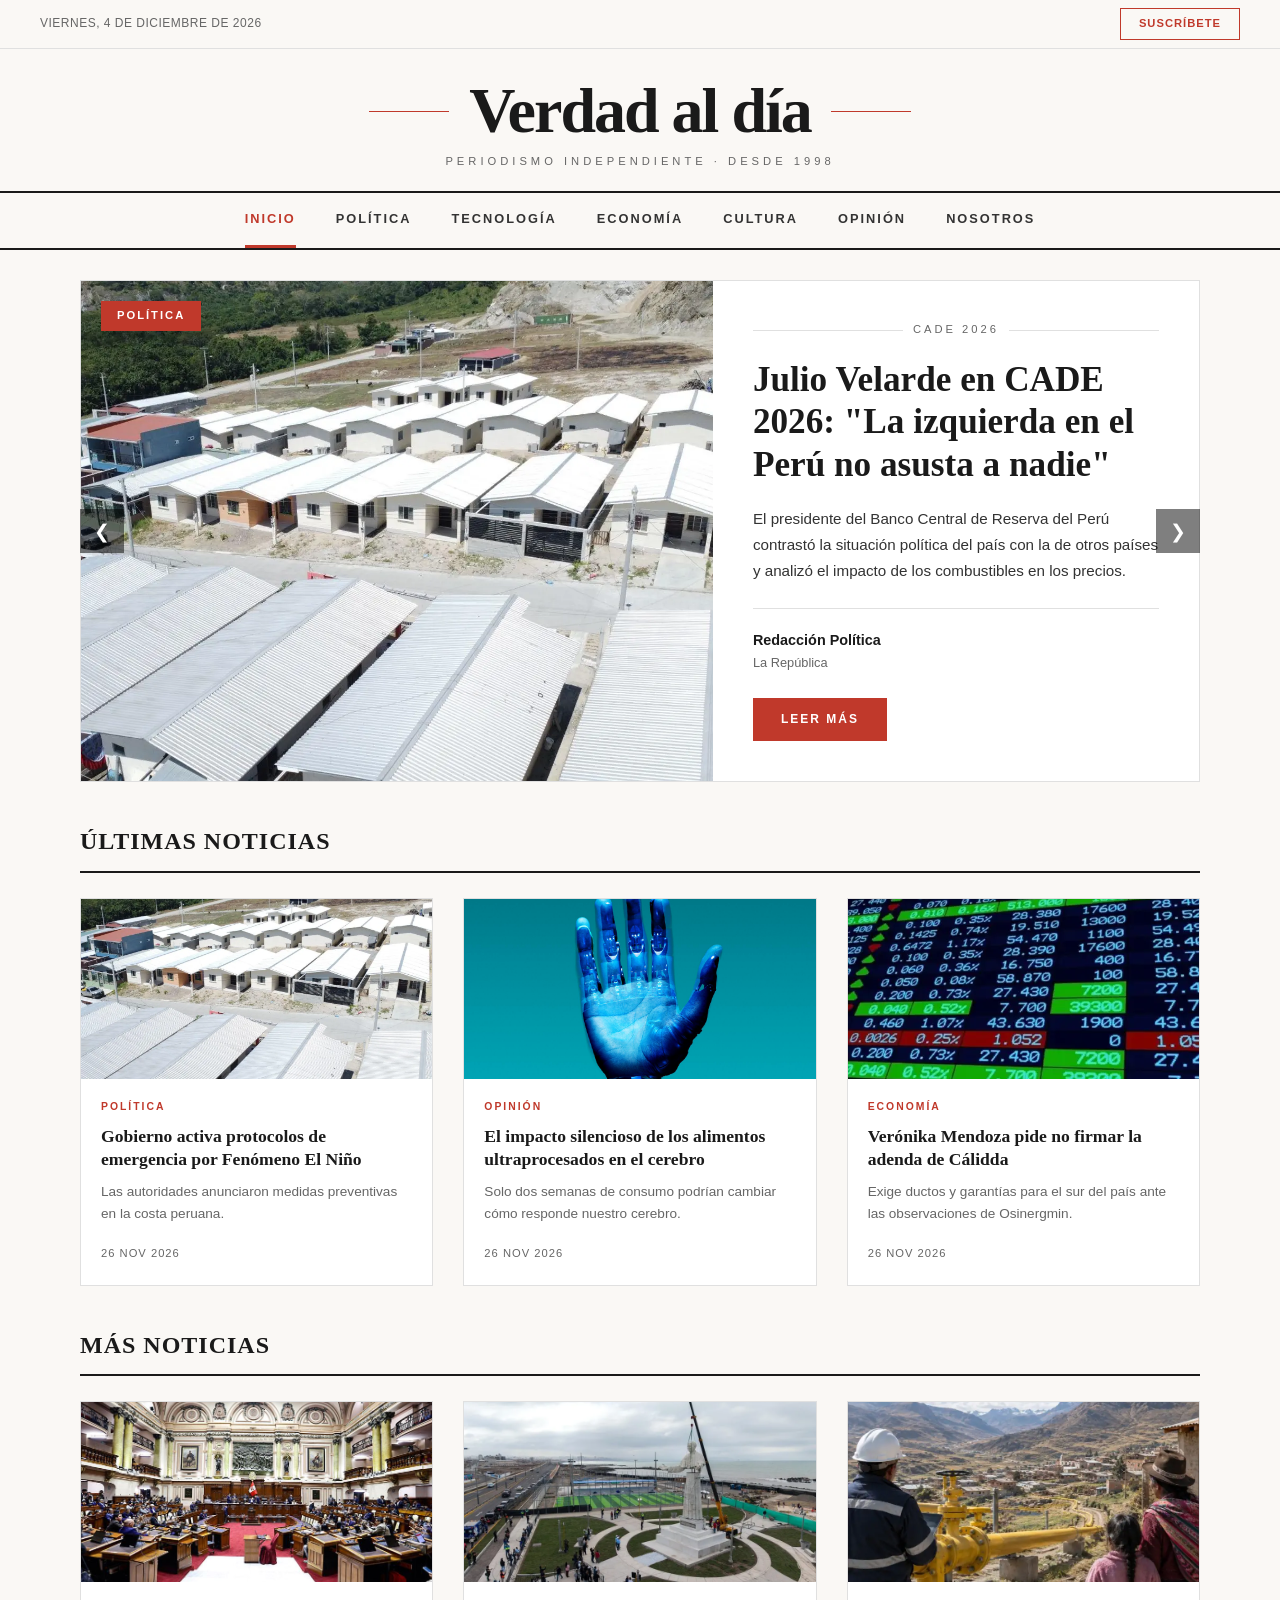
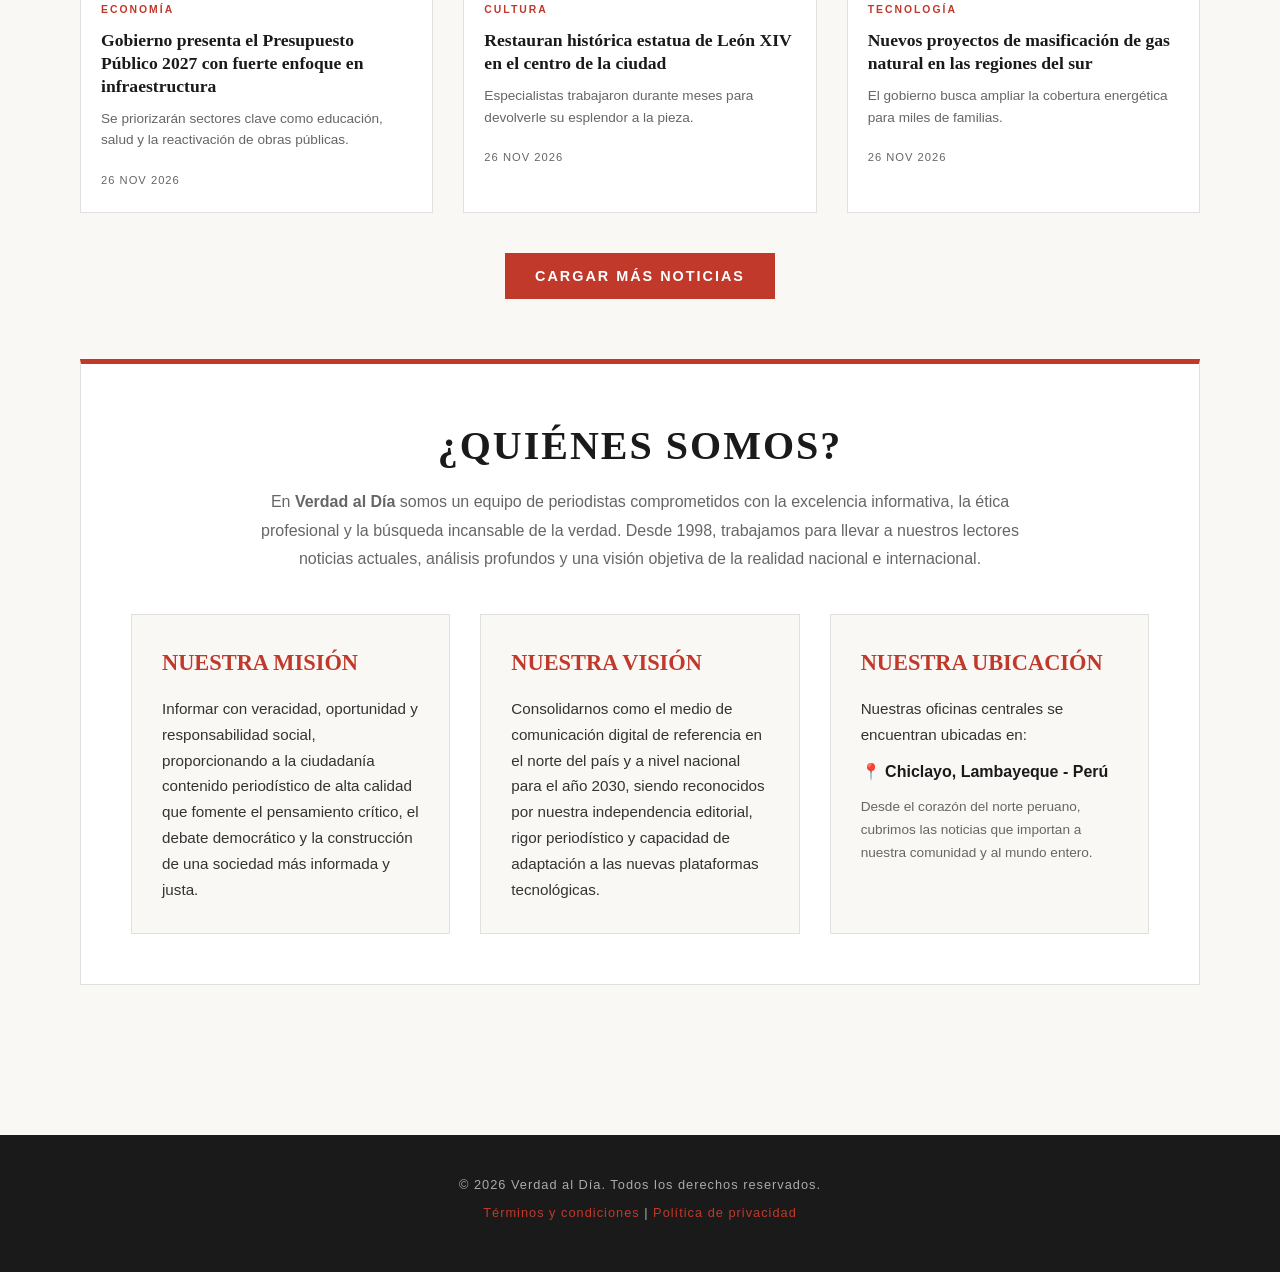
<file: index.html>
<!DOCTYPE html>
<html lang="es">
<head>
    <meta charset="UTF-8">
    <meta name="viewport" content="width=device-width, initial-scale=1.0">
    <title>Inicio - Verdad al Día</title>
    <link rel="stylesheet" href="css/styles.css">
    <link rel="stylesheet" href="css/index.css">
</head>
<body>
    <!-- TOP BAR -->
    <div class="top-bar">
        <span class="fecha" id="fecha-hoy">Cargando fecha...</span>
        <a href="#" class="btn-suscribete">Suscríbete</a>
    </div>
    <!-- HEADER -->
    <header class="header">
        <a href="index.html" class="logo">Verdad al día</a>
        <p class="slogan">Periodismo independiente · Desde 1998</p>
    </header>
    <!-- NAVEGACIÓN -->
    <nav class="nav-principal">
        <ul>
            <li><a href="index.html" class="activo">Inicio</a></li>
            <li><a href="politica.html">Política</a></li>
            <li><a href="tecnologia.html">Tecnología</a></li>
            <li><a href="economia.html">Economía</a></li>
            <li><a href="cultura.html">Cultura</a></li>
            <li><a href="opinion.html">Opinión</a></li>
            <li><a href="nosotros.html">Nosotros</a></li>
        </ul>
    </nav>
    <!-- CONTENIDO PRINCIPAL -->
    <div class="container">
        
        <!-- CARRUSEL DE NOTICIAS (HERO) -->
        <div class="carousel-wrapper">
            <button class="carousel-btn btn-prev hero-prev">&#10094;</button>
            <button class="carousel-btn btn-next hero-next">&#10095;</button>
            <!-- Slide 1 -->
            <section class="hero activo">
                <div class="hero-imagen" style="background-image: url('images/noticia-politica.jpg');">
                    <span class="badge-exclusiva">Política</span>
                </div>
                <div class="hero-contenido">
                    <div class="etiqueta-seccion">CADE 2026</div>
                    <h2 class="hero-titulo">Julio Velarde en CADE 2026: "La izquierda en el Perú no asusta a nadie"</h2>
                    <p class="hero-resumen">El presidente del Banco Central de Reserva del Perú contrastó la situación política del país con la de otros países y analizó el impacto de los combustibles en los precios.</p>
                    <div class="hero-autor">
                        <div class="nombre">Redacción Política</div>
                        <div class="cargo">La República</div>
                    </div>
                    <a href="politica.html" class="btn-leer-mas">Leer más</a>
                </div>
            </section>
            <!-- Slide 2 -->
            <section class="hero">
                <div class="hero-imagen" style="background-image: url('images/keiko-cade-2026.jpg');">
                    <span class="badge-exclusiva">Política</span>
                </div>
                <div class="hero-contenido">
                    <div class="etiqueta-seccion">Actualidad</div>
                    <h2 class="hero-titulo">Keiko Fujimori sorprende en CADE 2026 con propuestas para la reactivación económica</h2>
                    <p class="hero-resumen">La lideresa política presentó un plan enfocado en la inversión privada y la generación de empleo formal, generando diversas reacciones en el sector empresarial.</p>
                    <div class="hero-autor">
                        <div class="nombre">Sección Política</div>
                        <div class="cargo">La República</div>
                    </div>
                    <a href="politica.html" class="btn-leer-mas">Leer más</a>
                </div>
            </section>
            <!-- Slide 3 -->
            <section class="hero">
                <div class="hero-imagen" style="background-image: url('images/nvidia-huang-regresa.jpg');">
                    <span class="badge-exclusiva">Tecnología</span>
                </div>
                <div class="hero-contenido">
                    <div class="etiqueta-seccion">Innovación</div>
                    <h2 class="hero-titulo">Nvidia y su regreso triunfal: El nuevo chip que revolucionará la IA</h2>
                    <p class="hero-resumen">La compañía tecnológica presentó su arquitectura más avanzada, prometiendo un salto cuántico en el procesamiento de inteligencia artificial para la próxima década.</p>
                    <div class="hero-autor">
                        <div class="nombre">Sección Tecnología</div>
                        <div class="cargo">La República</div>
                    </div>
                    <a href="tecnologia.html" class="btn-leer-mas">Leer más</a>
                </div>
            </section>
            <!-- Slide 4 -->
            <section class="hero">
                <div class="hero-imagen" style="background-image: url('images/papa-leon-xiv-llegada.jpg');">
                    <span class="badge-exclusiva">Mundo</span>
                </div>
                <div class="hero-contenido">
                    <div class="etiqueta-seccion">Religión</div>
                    <h2 class="hero-titulo">El Papa León XIV llega al Perú en una visita pastoral histórica</h2>
                    <p class="hero-resumen">Miles de fieles recibieron al sumo pontífice en su llegada, quien trae un mensaje de esperanza y unidad para toda la región latinoamericana.</p>
                    <div class="hero-autor">
                        <div class="nombre">Sección Mundo</div>
                        <div class="cargo">La República</div>
                    </div>
                    <a href="cultura.html" class="btn-leer-mas">Leer más</a>
                </div>
            </section>
        </div>
        <!-- PRIMERA SECCIÓN DE NOTICIAS -->
        <h2 class="seccion-titulo">Últimas Noticias</h2>
        
        <div class="grid-noticias">
            <a href="politica.html" class="card-noticia">
                <div class="card-imagen" style="background-image: url('images/noticia-politica.jpg');"></div>
                <div class="card-contenido">
                    <div class="card-categoria">Política</div>
                    <h3 class="card-titulo">Gobierno activa protocolos de emergencia por Fenómeno El Niño</h3>
                    <p class="card-resumen">Las autoridades anunciaron medidas preventivas en la costa peruana.</p>
                    <span class="card-fecha">26 Nov 2026</span>
                </div>
            </a>
            <a href="opinion.html" class="card-noticia">
                <div class="card-imagen" style="background-image: url('images/noticia-opinion.jpg');"></div>
                <div class="card-contenido">
                    <div class="card-categoria">Opinión</div>
                    <h3 class="card-titulo">El impacto silencioso de los alimentos ultraprocesados en el cerebro</h3>
                    <p class="card-resumen">Solo dos semanas de consumo podrían cambiar cómo responde nuestro cerebro.</p>
                    <span class="card-fecha">26 Nov 2026</span>
                </div>
            </a>
            <a href="economia.html" class="card-noticia">
                <div class="card-imagen" style="background-image: url('images/noticia-economia.jpg');"></div>
                <div class="card-contenido">
                    <div class="card-categoria">Economía</div>
                    <h3 class="card-titulo">Verónika Mendoza pide no firmar la adenda de Cálidda</h3>
                    <p class="card-resumen">Exige ductos y garantías para el sur del país ante las observaciones de Osinergmin.</p>
                    <span class="card-fecha">26 Nov 2026</span>
                </div>
            </a>
        </div>
        <!-- SEGUNDA SECCIÓN DE NOTICIAS -->
        <h2 class="seccion-titulo" style="margin-top: 10px;">Más Noticias</h2>
        
        <div class="grid-noticias">
            <a href="economia.html" class="card-noticia">
                <div class="card-imagen" style="background-image: url('images/presupuesto-2027.jpg');"></div>
                <div class="card-contenido">
                    <div class="card-categoria">Economía</div>
                    <h3 class="card-titulo">Gobierno presenta el Presupuesto Público 2027 con fuerte enfoque en infraestructura</h3>
                    <p class="card-resumen">Se priorizarán sectores clave como educación, salud y la reactivación de obras públicas.</p>
                    <span class="card-fecha">26 Nov 2026</span>
                </div>
            </a>
            <a href="cultura.html" class="card-noticia">
                <div class="card-imagen" style="background-image: url('images/estatua-leon-xiv.jpg');"></div>
                <div class="card-contenido">
                    <div class="card-categoria">Cultura</div>
                    <h3 class="card-titulo">Restauran histórica estatua de León XIV en el centro de la ciudad</h3>
                    <p class="card-resumen">Especialistas trabajaron durante meses para devolverle su esplendor a la pieza.</p>
                    <span class="card-fecha">26 Nov 2026</span>
                </div>
            </a>
            <a href="tecnologia.html" class="card-noticia">
                <div class="card-imagen" style="background-image: url('images/gas-natural-regiones.jpg');"></div>
                <div class="card-contenido">
                    <div class="card-categoria">Tecnología</div>
                    <h3 class="card-titulo">Nuevos proyectos de masificación de gas natural en las regiones del sur</h3>
                    <p class="card-resumen">El gobierno busca ampliar la cobertura energética para miles de familias.</p>
                    <span class="card-fecha">26 Nov 2026</span>
                </div>
            </a>
        </div>
        <!-- CONTENEDOR OCULTO CON 6 NOTICIAS MÁS -->
        <div id="noticias-ocultas" style="display: none; margin-top: 30px;">
            <div class="grid-noticias">
                <a href="economia.html" class="card-noticia">
                    <div class="card-imagen" style="background-image: url('images/mineros-reinfo.jpg');"></div>
                    <div class="card-contenido">
                        <div class="card-categoria">Economía</div>
                        <h3 class="card-titulo">Elmer Cuba anuncia nueva ley de inversión pública: “Se nos fue la mano” con las obras paralizadas</h3>
                        <p class="card-resumen">El ministro de Economía cuestionó la falta de controles sobre los proyectos ejecutados.</p>
                        <span class="card-fecha">26 Nov 2026</span>
                    </div>
                </a>
                <a href="tecnologia.html" class="card-noticia">
                    <div class="card-imagen" style="background-image: url('images/nvidia-huang-renuncia.jpg');"></div>
                    <div class="card-contenido">
                        <div class="card-categoria">Tecnología</div>
                        <h3 class="card-titulo">Nvidia enfrenta la renuncia de un alto ejecutivo clave para su expansión</h3>
                        <p class="card-resumen">La noticia sacude a los mercados tecnológicos a nivel global.</p>
                        <span class="card-fecha">26 Nov 2026</span>
                    </div>
                </a>
                <a href="politica.html" class="card-noticia">
                    <div class="card-imagen" style="background-image: url('images/noticia-politica.jpg');"></div>
                    <div class="card-contenido">
                        <div class="card-categoria">Política</div>
                        <h3 class="card-titulo">Presidente de la CCL cuestiona vacaciones y CTS: “Somos el único país en el mundo”</h3>
                        <p class="card-resumen">Raúl Barrios planteó un esquema de menores beneficios para jóvenes.</p>
                        <span class="card-fecha">26 Nov 2026</span>
                    </div>
                </a>
                <a href="cultura.html" class="card-noticia">
                    <div class="card-imagen" style="background-image: url('images/noticia-cultura.jpg');"></div>
                    <div class="card-contenido">
                        <div class="card-categoria">Ciencia</div>
                        <h3 class="card-titulo">Una huella de selenio revela cómo la Tierra recicla antiguas placas tectónicas</h3>
                        <p class="card-resumen">Los científicos encontraron que la corteza reciclada juega un papel crucial en el fondo oceánico.</p>
                        <span class="card-fecha">26 Nov 2026</span>
                    </div>
                </a>
                <a href="opinion.html" class="card-noticia">
                    <div class="card-imagen" style="background-image: url('images/noticia-opinion.jpg');"></div>
                    <div class="card-contenido">
                        <div class="card-categoria">Espectáculos</div>
                        <h3 class="card-titulo">Milett Figueroa rompe en llanto al revelar si se sintió usada por Marcelo Tinelli</h3>
                        <p class="card-resumen">La actriz no pudo evitar las lágrimas en un podcast al hablar sobre su relación.</p>
                        <span class="card-fecha">26 Nov 2026</span>
                    </div>
                </a>
                <a href="tecnologia.html" class="card-noticia">
                    <div class="card-imagen" style="background-image: url('images/noticia-tecnologia.jpg');"></div>
                    <div class="card-contenido">
                        <div class="card-categoria">Ciencia</div>
                        <h3 class="card-titulo">Hallan una estrella que gira 261 veces por segundo y revela una nueva forma de explorar el universo</h3>
                        <p class="card-resumen">Este hallazgo promete agilizar la detección de sistemas binarios en rayos gamma.</p>
                        <span class="card-fecha">26 Nov 2026</span>
                    </div>
                </a>
            </div>
        </div>
        <!-- BOTÓN PARA CARGAR / VER MENOS NOTICIAS -->
        <div style="text-align: center; margin-top: 30px; margin-bottom: 50px;">
            <button id="btnCargarMas" style="background-color: var(--rojo); color: white; border: none; padding: 15px 30px; font-size: 0.9rem; font-weight: bold; text-transform: uppercase; letter-spacing: 2px; cursor: pointer; transition: background-color 0.3s;">
                Cargar más noticias
            </button>
        </div>
        <!-- SECCIÓN QUIÉNES SOMOS -->
        <section class="quienes-somos-section">
            <h2>¿Quiénes Somos?</h2>
            <p class="descripcion">
                En <strong>Verdad al Día</strong> somos un equipo de periodistas comprometidos con la excelencia informativa, la ética profesional y la búsqueda incansable de la verdad. Desde 1998, trabajamos para llevar a nuestros lectores noticias actuales, análisis profundos y una visión objetiva de la realidad nacional e internacional.
            </p>
            <div class="qs-grid">
                <div class="qs-card">
                    <h3>Nuestra Misión</h3>
                    <p>Informar con veracidad, oportunidad y responsabilidad social, proporcionando a la ciudadanía contenido periodístico de alta calidad que fomente el pensamiento crítico, el debate democrático y la construcción de una sociedad más informada y justa.</p>
                </div>
                <div class="qs-card">
                    <h3>Nuestra Visión</h3>
                    <p>Consolidarnos como el medio de comunicación digital de referencia en el norte del país y a nivel nacional para el año 2030, siendo reconocidos por nuestra independencia editorial, rigor periodístico y capacidad de adaptación a las nuevas plataformas tecnológicas.</p>
                </div>
                <div class="qs-card">
                    <h3>Nuestra Ubicación</h3>
                    <p>Nuestras oficinas centrales se encuentran ubicadas en:</p>
                    <p><strong>📍 Chiclayo, Lambayeque - Perú</strong></p>
                    <p style="font-size: 0.85rem; margin-top: 10px; color: var(--gris-medio);">Desde el corazón del norte peruano, cubrimos las noticias que importan a nuestra comunidad y al mundo entero.</p>
                </div>
            </div>
        </section>
    </div>
    <!-- MODAL DE SUSCRIPCIÓN -->
    <div id="modalSuscripcion" class="modal">
        <div class="modal-contenido">
            <span class="cerrar-modal" id="cerrarModal">&times;</span>
            <h2>Suscríbete a Verdad al Día</h2>
            <p>Recibe las noticias más importantes directamente en tu correo.</p>
            <form id="formSuscripcion">
                <input type="text" id="nombreSusc" placeholder="Tu nombre completo" required>
                <input type="email" id="correoSusc" placeholder="Tu correo electrónico" required>
                <button type="submit">Suscribirme ahora</button>
            </form>
        </div>
    </div>
    <!-- FOOTER -->
    <footer class="footer">
        <p>&copy; 2026 Verdad al Día. Todos los derechos reservados.</p>
        <p><a href="#">Términos y condiciones</a> | <a href="#">Política de privacidad</a></p>
        
        <button id="btnCerrarSesion" style="display: none; margin-top: 15px; background-color: var(--gris-oscuro); color: white; border: none; padding: 6px 15px; font-size: 0.7rem; cursor: pointer; letter-spacing: 1px; text-transform: uppercase;">
            Cerrar Sesión
        </button>
    </footer>
    <script src="js/script.js"></script>
    <script>
        // Lógica para Cerrar Sesión y Carrusel (unificado)
        document.addEventListener("DOMContentLoaded", function() {
            const btnCerrar = document.getElementById('btnCerrarSesion');
            const userLogueado = localStorage.getItem('usuario_logueado');
            if (userLogueado && btnCerrar) {
                btnCerrar.style.display = 'inline-block';
                btnCerrar.addEventListener('click', function() {
                    localStorage.removeItem('usuario_logueado');
                    alert('Has cerrado sesión correctamente.');
                    window.location.reload();
                });
            }
            // Botón Cargar Más / Ver Menos
            const btnCargarMas = document.getElementById('btnCargarMas');
            const noticiasOcultas = document.getElementById('noticias-ocultas');
            let noticiasVisibles = false;
            if (btnCargarMas && noticiasOcultas) {
                btnCargarMas.addEventListener('click', function() {
                    if (!noticiasVisibles) {
                        noticiasOcultas.style.display = 'block';
                        btnCargarMas.textContent = 'Ver menos noticias';
                        noticiasVisibles = true;
                    } else {
                        noticiasOcultas.style.display = 'none';
                        btnCargarMas.textContent = 'Cargar más noticias';
                        noticiasVisibles = false;
                        document.getElementById('noticias-ocultas').scrollIntoView({ behavior: 'smooth' });
                    }
                });
            }
        });
    </script>
</body>
</html>
</file>
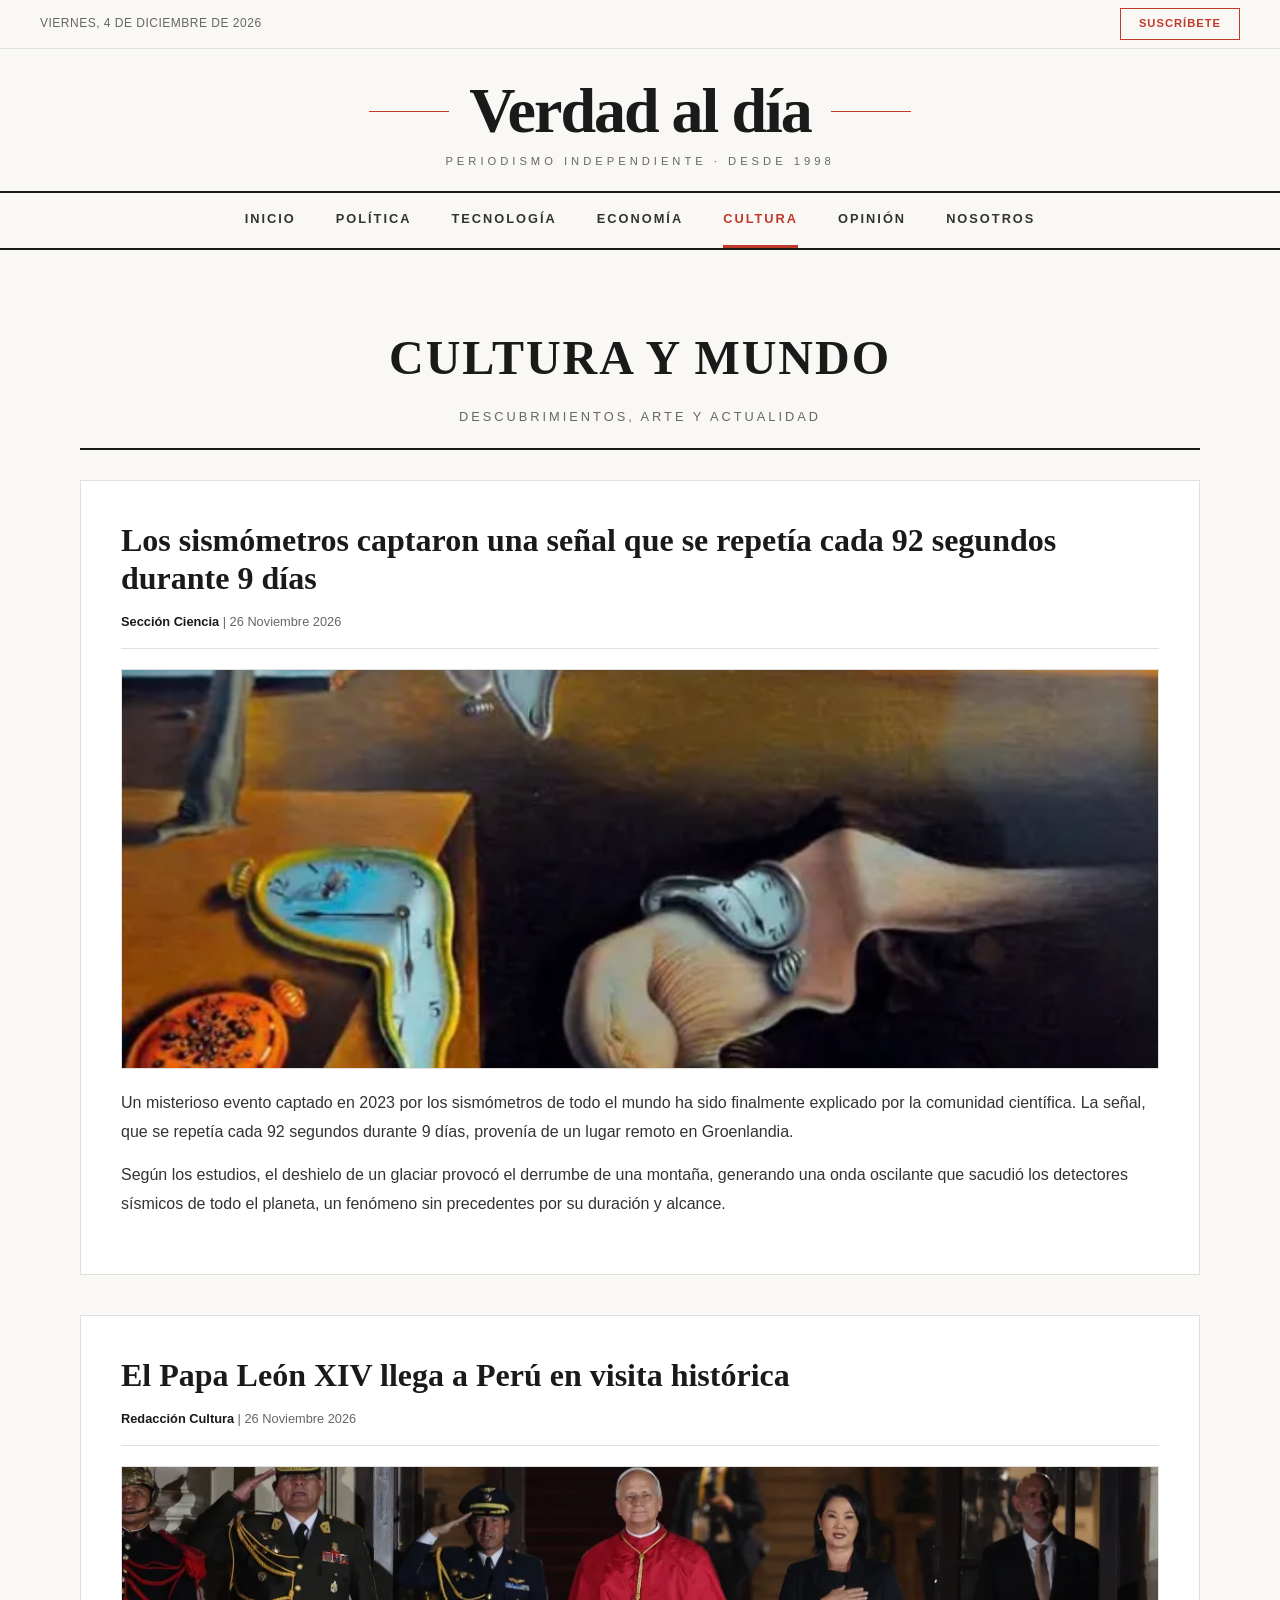
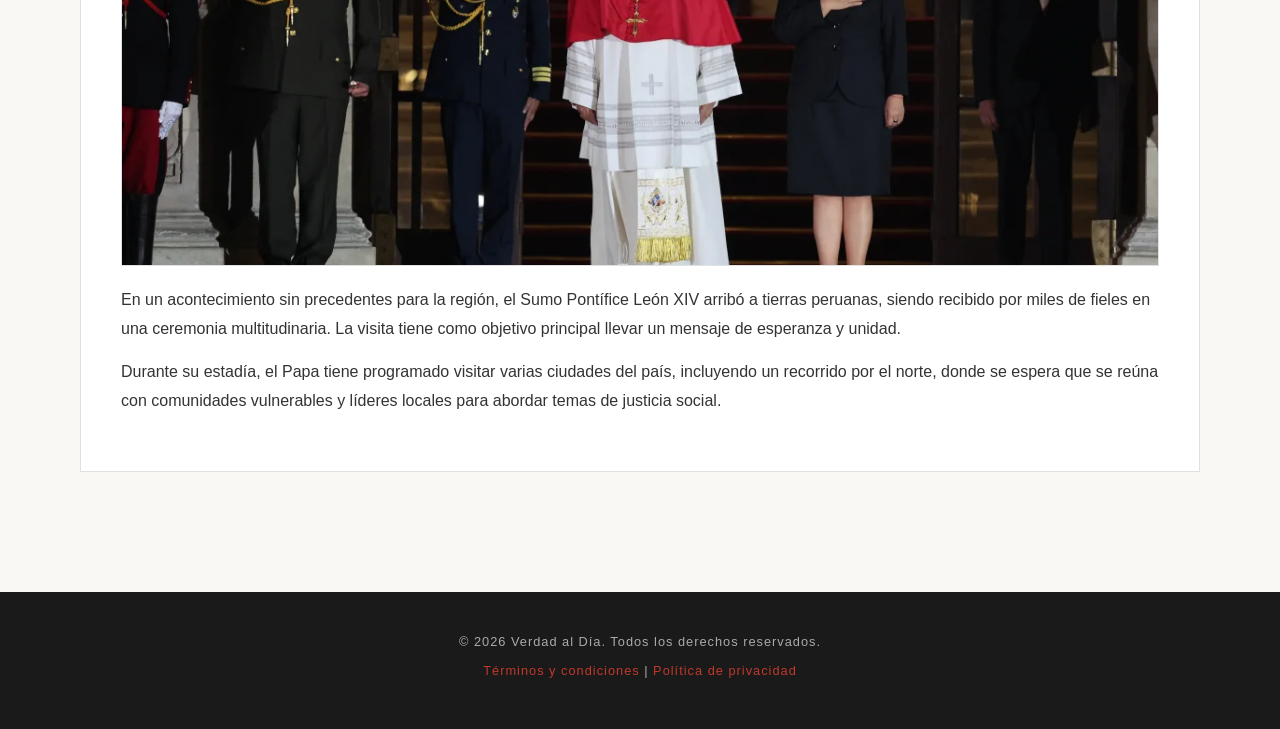
<file: cultura.html>
<!DOCTYPE html>
<html lang="es">
<head>
    <meta charset="UTF-8">
    <meta name="viewport" content="width=device-width, initial-scale=1.0">
    <title>Cultura - Verdad al Día</title>
    <link rel="stylesheet" href="css/styles.css">
</head>
<body>

    <div class="top-bar">
        <span class="fecha" id="fecha-hoy">Cargando fecha...</span>
        <a href="#" class="btn-suscribete">Suscríbete</a>
    </div>

    <header class="header">
        <a href="index.html" class="logo">Verdad al día</a>
        <p class="slogan">Periodismo independiente · Desde 1998</p>
    </header>

    <nav class="nav-principal">
        <ul>
            <li><a href="index.html">Inicio</a></li>
            <li><a href="politica.html">Política</a></li>
            <li><a href="tecnologia.html">Tecnología</a></li>
            <li><a href="economia.html">Economía</a></li>
            <li><a href="cultura.html" class="activo">Cultura</a></li>
            <li><a href="opinion.html">Opinión</a></li>
            <li><a href="nosotros.html">Nosotros</a></li>
        </ul>
    </nav>

    <div class="container">
        <div class="page-header">
            <h1>Cultura y Mundo</h1>
            <p>Descubrimientos, arte y actualidad</p>
        </div>

        <!-- Noticia 1 -->
        <article class="articulo">
            <h2>Los sismómetros captaron una señal que se repetía cada 92 segundos durante 9 días</h2>
            <div class="meta">
                <strong>Sección Ciencia</strong> | 26 Noviembre 2026
            </div>
            <img src="images/noticia-cultura.jpg" alt="Glaciar Groenlandia" style="width: 100%; max-height: 400px; object-fit: cover; margin-bottom: 20px; border: 1px solid var(--borde);">
            
            <p>Un misterioso evento captado en 2023 por los sismómetros de todo el mundo ha sido finalmente explicado por la comunidad científica. La señal, que se repetía cada 92 segundos durante 9 días, provenía de un lugar remoto en Groenlandia.</p>
            <p>Según los estudios, el deshielo de un glaciar provocó el derrumbe de una montaña, generando una onda oscilante que sacudió los detectores sísmicos de todo el planeta, un fenómeno sin precedentes por su duración y alcance.</p>
        </article>

        <!-- Noticia 2 (Nueva) -->
        <article class="articulo">
            <h2>El Papa León XIV llega a Perú en visita histórica</h2>
            <div class="meta">
                <strong>Redacción Cultura</strong> | 26 Noviembre 2026
            </div>
            <img src="images/papa-leon-xiv-llegada.jpg" alt="Papa León XIV" style="width: 100%; max-height: 400px; object-fit: cover; margin-bottom: 20px; border: 1px solid var(--borde);">
            
            <p>En un acontecimiento sin precedentes para la región, el Sumo Pontífice León XIV arribó a tierras peruanas, siendo recibido por miles de fieles en una ceremonia multitudinaria. La visita tiene como objetivo principal llevar un mensaje de esperanza y unidad.</p>
            <p>Durante su estadía, el Papa tiene programado visitar varias ciudades del país, incluyendo un recorrido por el norte, donde se espera que se reúna con comunidades vulnerables y líderes locales para abordar temas de justicia social.</p>
        </article>
    </div>

    <div id="modalSuscripcion" class="modal">
        <div class="modal-contenido">
            <span class="cerrar-modal" id="cerrarModal">&times;</span>
            <h2>Suscríbete a Verdad al Día</h2>
            <p>Recibe las noticias más importantes directamente en tu correo.</p>
            <form id="formSuscripcion">
                <input type="text" id="nombreSusc" placeholder="Tu nombre completo" required>
                <input type="email" id="correoSusc" placeholder="Tu correo electrónico" required>
                <button type="submit">Suscribirme ahora</button>
            </form>
        </div>
    </div>

    <footer class="footer">
        <p>&copy; 2026 Verdad al Día. Todos los derechos reservados.</p>
        <p><a href="#">Términos y condiciones</a> | <a href="#">Política de privacidad</a></p>
    </footer>

    <script src="js/script.js"></script>
</body>
</html>
</file>
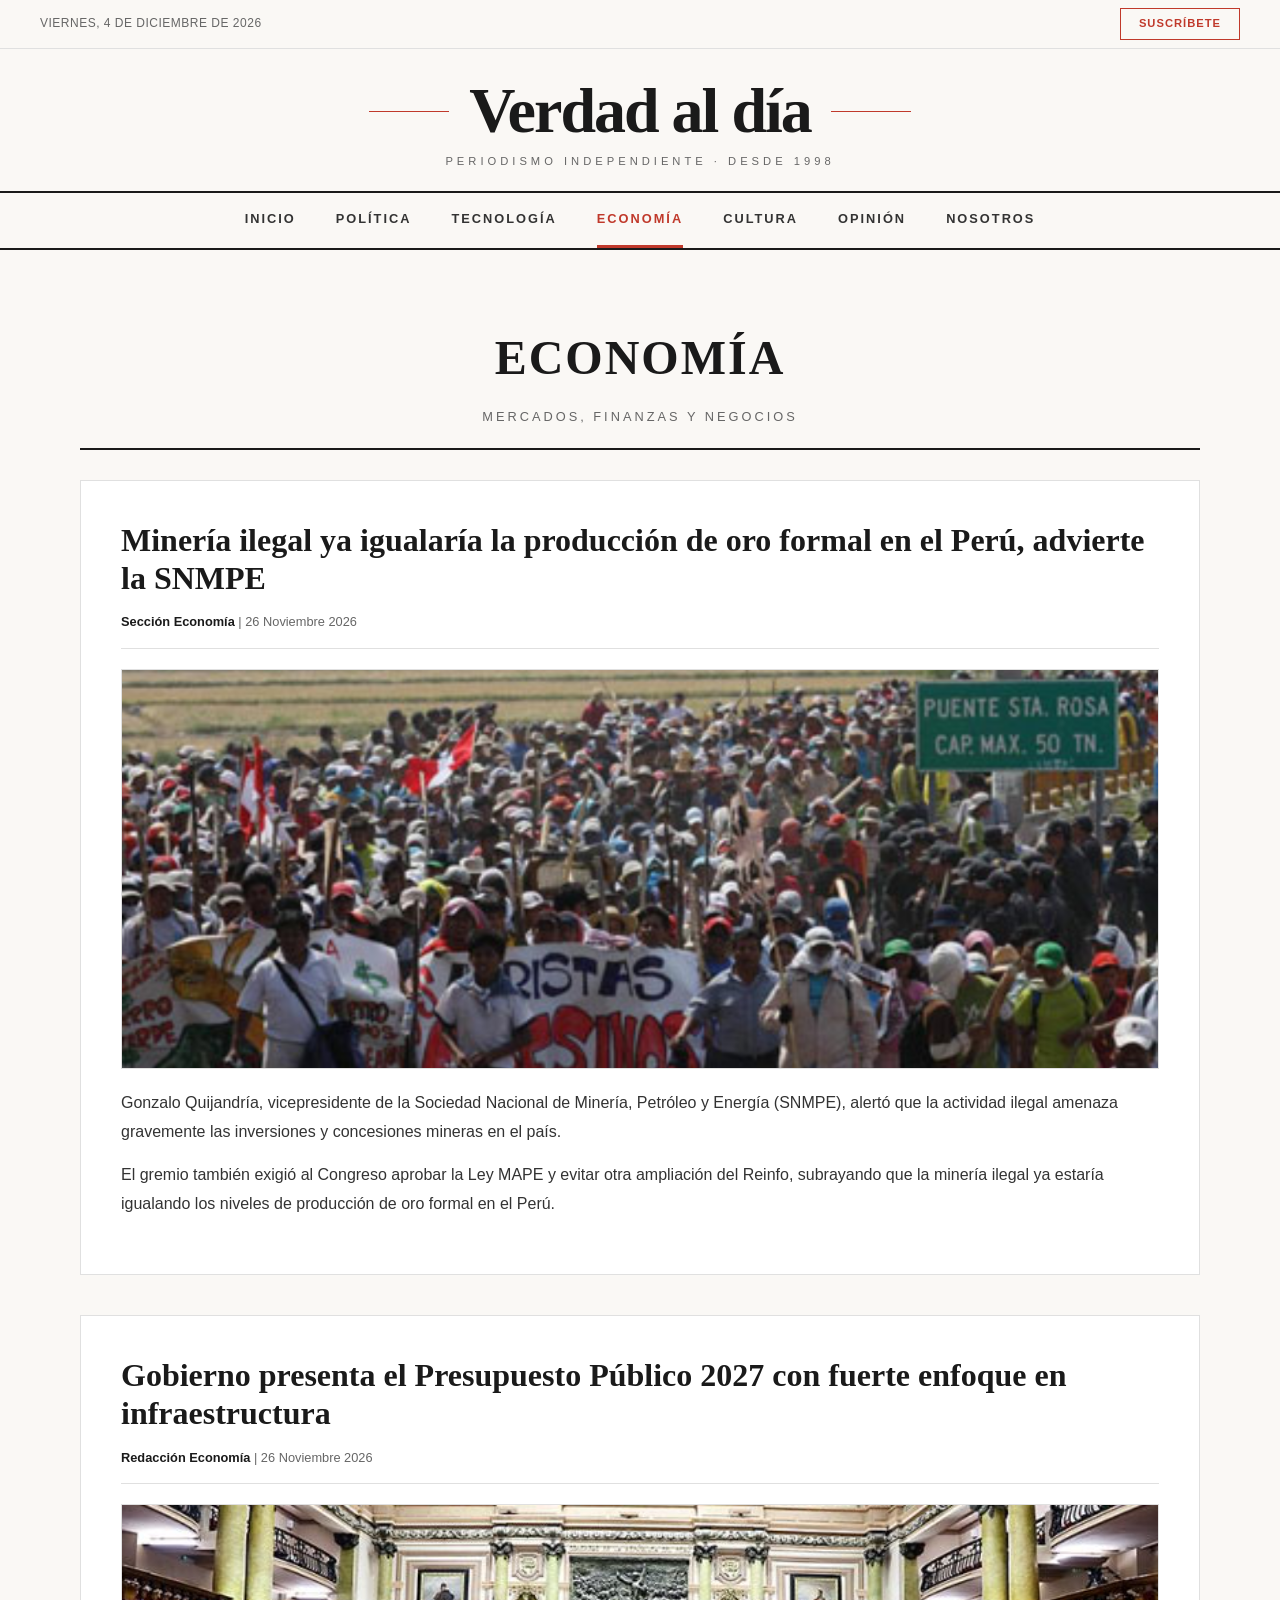
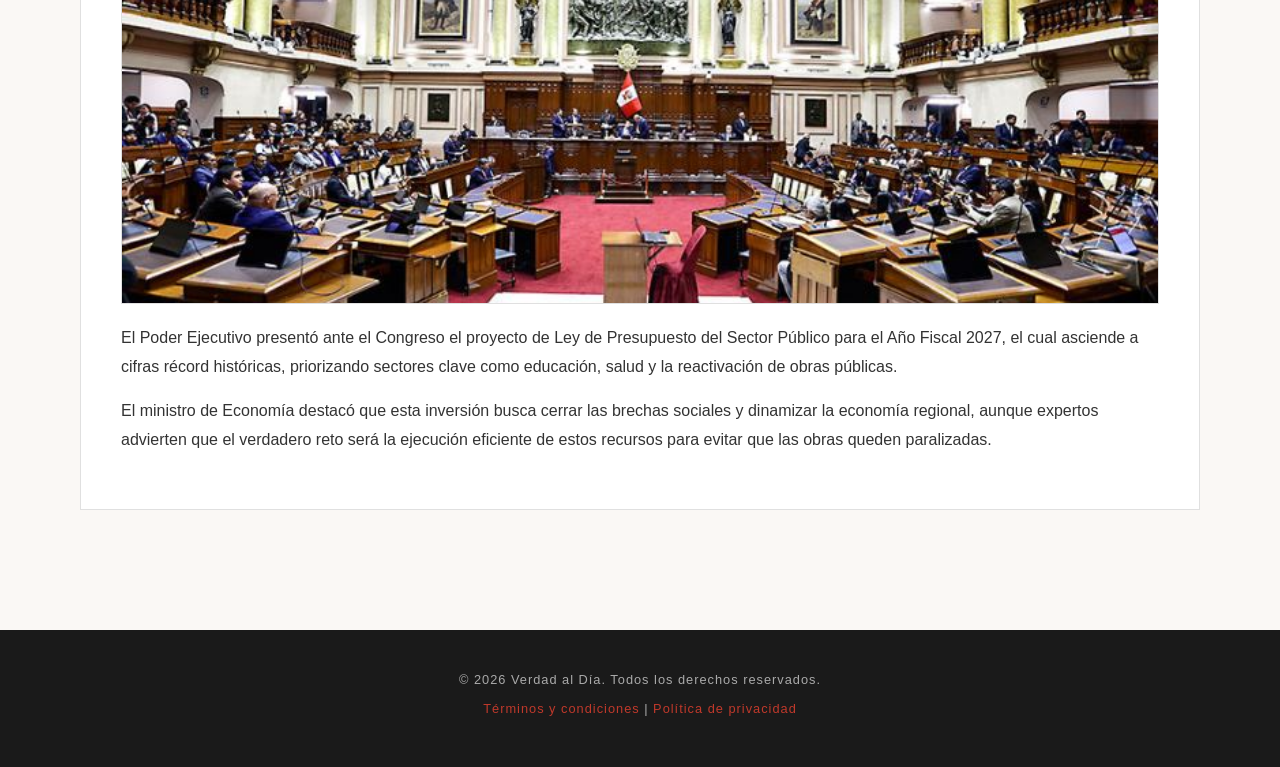
<file: economia.html>
<!DOCTYPE html>
<html lang="es">
<head>
    <meta charset="UTF-8">
    <meta name="viewport" content="width=device-width, initial-scale=1.0">
    <title>Economía - Verdad al Día</title>
    <link rel="stylesheet" href="css/styles.css">
</head>
<body>

    <div class="top-bar">
        <span class="fecha" id="fecha-hoy">Cargando fecha...</span>
        <a href="#" class="btn-suscribete">Suscríbete</a>
    </div>

    <header class="header">
        <a href="index.html" class="logo">Verdad al día</a>
        <p class="slogan">Periodismo independiente · Desde 1998</p>
    </header>

    <nav class="nav-principal">
        <ul>
            <li><a href="index.html">Inicio</a></li>
            <li><a href="politica.html">Política</a></li>
            <li><a href="tecnologia.html">Tecnología</a></li>
            <li><a href="economia.html" class="activo">Economía</a></li>
            <li><a href="cultura.html">Cultura</a></li>
            <li><a href="opinion.html">Opinión</a></li>
            <li><a href="nosotros.html">Nosotros</a></li>
        </ul>
    </nav>

    <div class="container">
        <div class="page-header">
            <h1>Economía</h1>
            <p>Mercados, finanzas y negocios</p>
        </div>

        <!-- Noticia 1 -->
        <article class="articulo">
            <h2>Minería ilegal ya igualaría la producción de oro formal en el Perú, advierte la SNMPE</h2>
            <div class="meta">
                <strong>Sección Economía</strong> | 26 Noviembre 2026
            </div>
            <img src="images/mineros-reinfo.jpg" alt="Minería Perú" style="width: 100%; max-height: 400px; object-fit: cover; margin-bottom: 20px; border: 1px solid var(--borde);">
            
            <p>Gonzalo Quijandría, vicepresidente de la Sociedad Nacional de Minería, Petróleo y Energía (SNMPE), alertó que la actividad ilegal amenaza gravemente las inversiones y concesiones mineras en el país.</p>
            <p>El gremio también exigió al Congreso aprobar la Ley MAPE y evitar otra ampliación del Reinfo, subrayando que la minería ilegal ya estaría igualando los niveles de producción de oro formal en el Perú.</p>
        </article>

        <!-- Noticia 2 (Nueva) -->
        <article class="articulo">
            <h2>Gobierno presenta el Presupuesto Público 2027 con fuerte enfoque en infraestructura</h2>
            <div class="meta">
                <strong>Redacción Economía</strong> | 26 Noviembre 2026
            </div>
            <img src="images/presupuesto-2027.jpg" alt="Presupuesto 2027" style="width: 100%; max-height: 400px; object-fit: cover; margin-bottom: 20px; border: 1px solid var(--borde);">
            
            <p>El Poder Ejecutivo presentó ante el Congreso el proyecto de Ley de Presupuesto del Sector Público para el Año Fiscal 2027, el cual asciende a cifras récord históricas, priorizando sectores clave como educación, salud y la reactivación de obras públicas.</p>
            <p>El ministro de Economía destacó que esta inversión busca cerrar las brechas sociales y dinamizar la economía regional, aunque expertos advierten que el verdadero reto será la ejecución eficiente de estos recursos para evitar que las obras queden paralizadas.</p>
        </article>
    </div>

    <div id="modalSuscripcion" class="modal">
        <div class="modal-contenido">
            <span class="cerrar-modal" id="cerrarModal">&times;</span>
            <h2>Suscríbete a Verdad al Día</h2>
            <p>Recibe las noticias más importantes directamente en tu correo.</p>
            <form id="formSuscripcion">
                <input type="text" id="nombreSusc" placeholder="Tu nombre completo" required>
                <input type="email" id="correoSusc" placeholder="Tu correo electrónico" required>
                <button type="submit">Suscribirme ahora</button>
            </form>
        </div>
    </div>

    <footer class="footer">
        <p>&copy; 2026 Verdad al Día. Todos los derechos reservados.</p>
        <p><a href="#">Términos y condiciones</a> | <a href="#">Política de privacidad</a></p>
    </footer>

    <script src="js/script.js"></script>
</body>
</html>
</file>
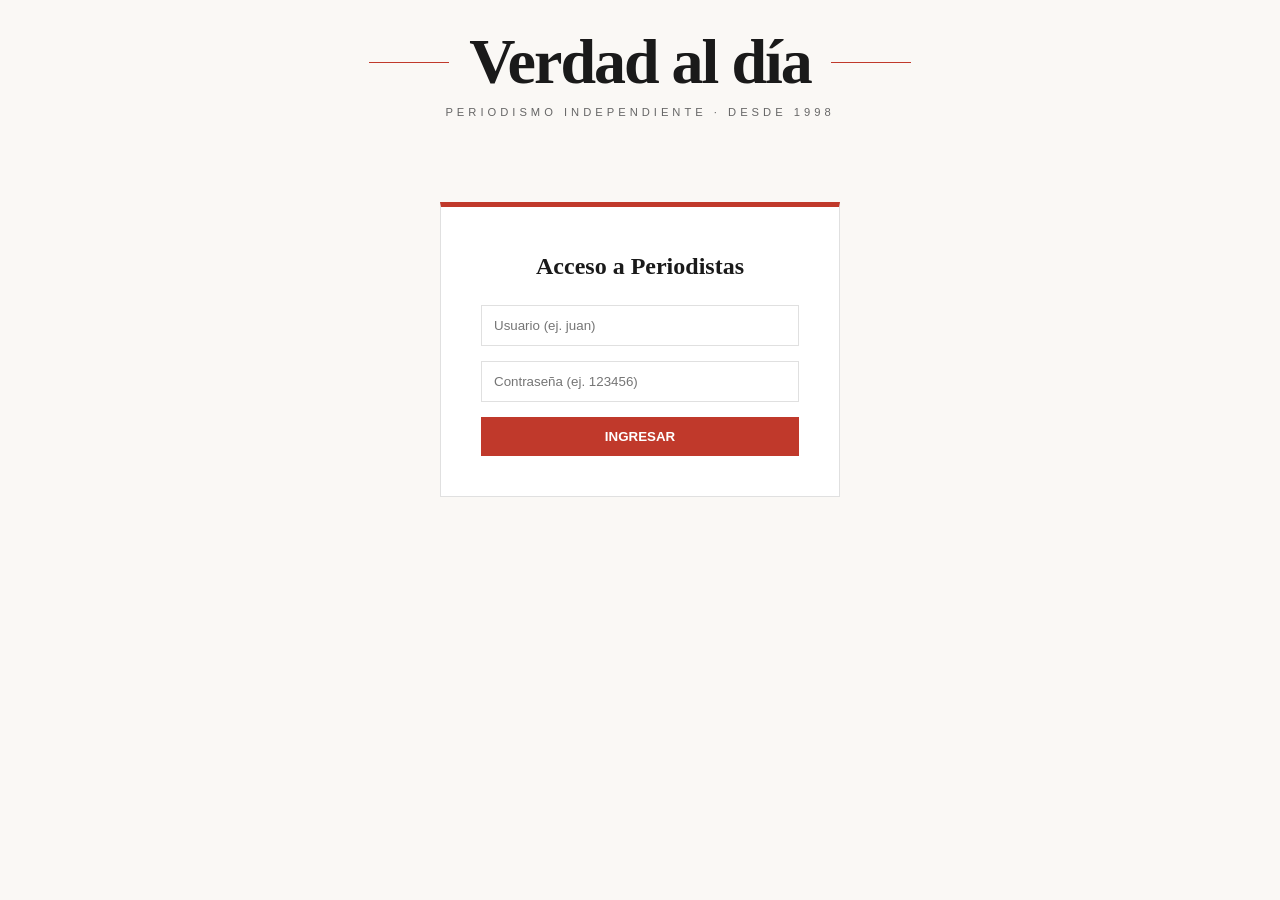
<file: login.html>
<!DOCTYPE html>
<html lang="es">
<head>
    <meta charset="UTF-8">
    <meta name="viewport" content="width=device-width, initial-scale=1.0">
    <title>Iniciar Sesión - Verdad al Día</title>
    <link rel="stylesheet" href="css/styles.css">
    <link rel="stylesheet" href="css/login.css">
</head>
<body>

    <header class="header" style="padding-bottom: 0;">
        <a href="index.html" class="logo">Verdad al día</a>
        <p class="slogan">Periodismo independiente · Desde 1998</p>
    </header>

    <div class="login-container">
        <h2 style="font-family: var(--fuente-titulo); margin-bottom: 20px;">Acceso a Periodistas</h2>
        
        <form id="formLogin" style="display: flex; flex-direction: column; gap: 15px;">
            <input type="text" id="usuario" placeholder="Usuario (ej. juan)" required style="padding: 12px; border: 1px solid var(--borde);">
            <input type="password" id="contrasena" placeholder="Contraseña (ej. 123456)" required style="padding: 12px; border: 1px solid var(--borde);">
            
            <button type="submit" style="padding: 12px; background-color: var(--rojo); color: white; border: none; font-weight: bold; cursor: pointer; text-transform: uppercase;">INGRESAR</button>
            
            <p id="loginError" class="error-msg">Usuario o contraseña incorrectos.</p>
        </form>
    </div>

    <script src="js/script.js"></script>
</body>
</html>
</file>
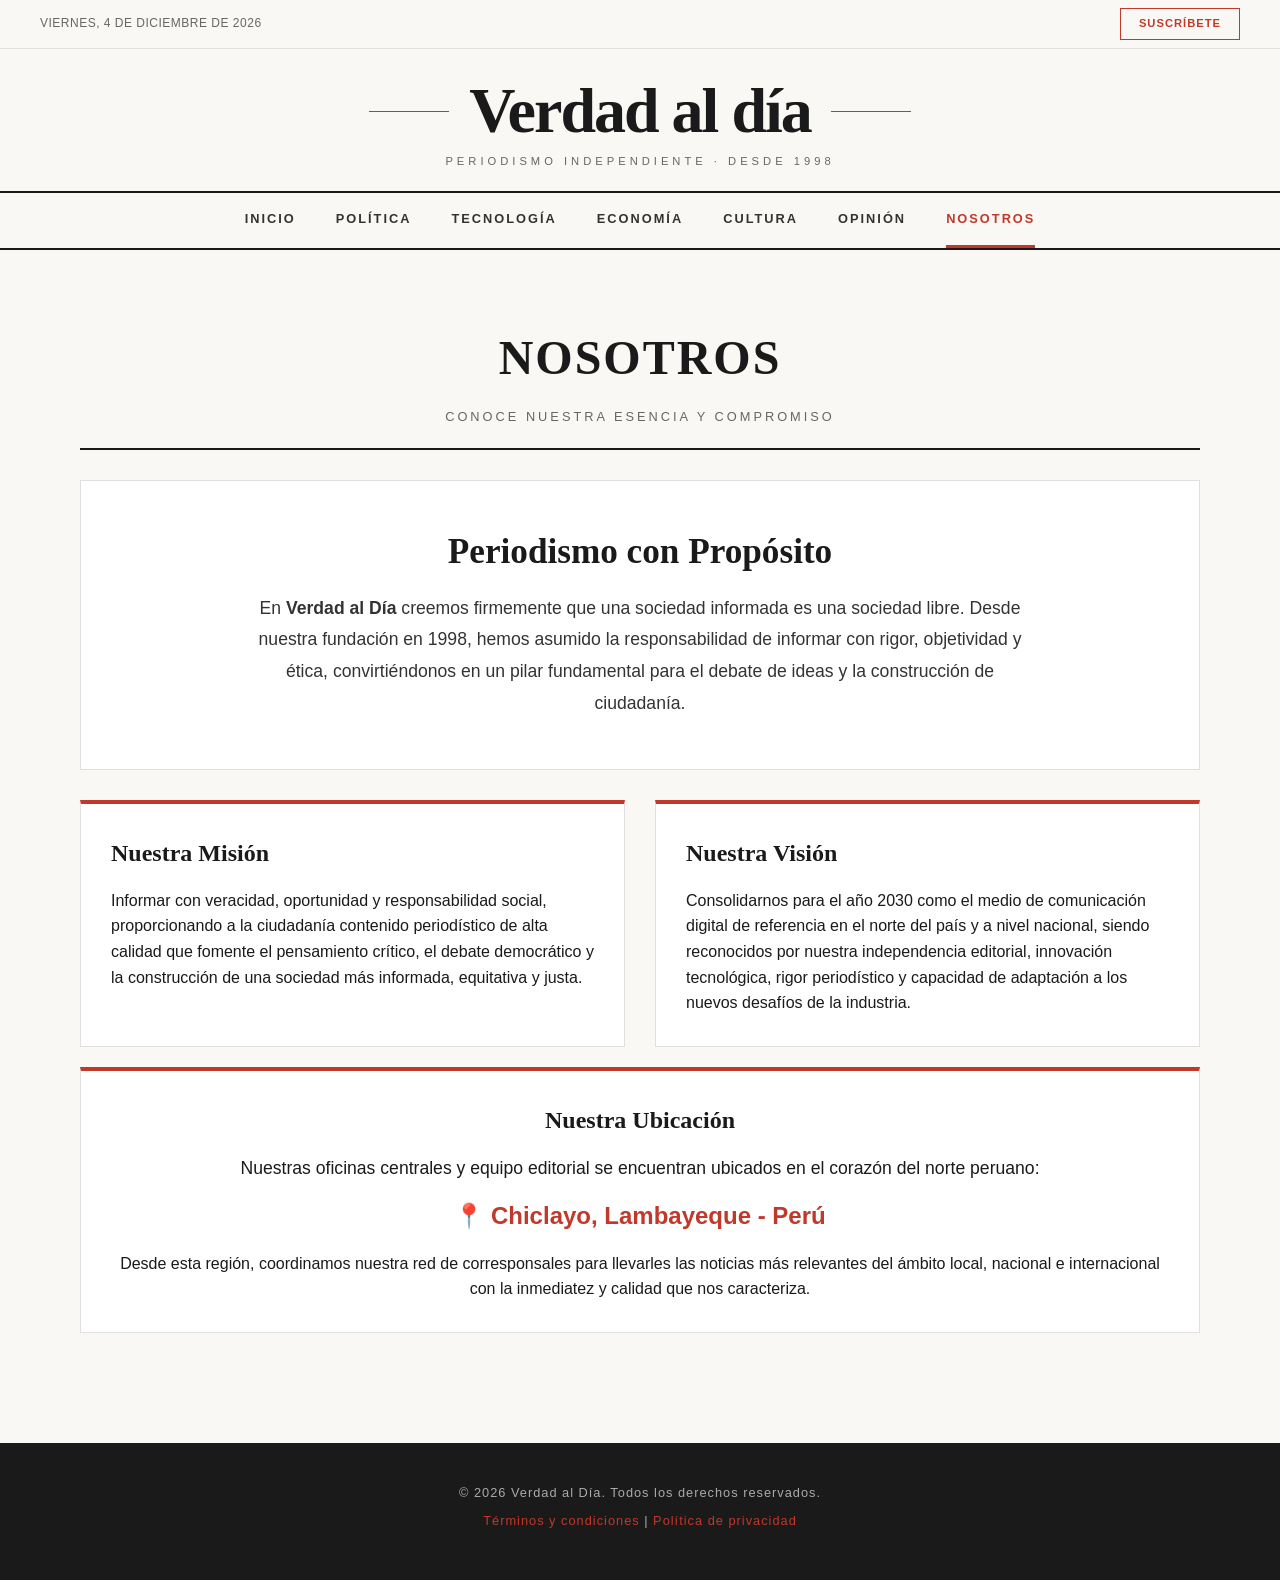
<file: nosotros.html>
<!DOCTYPE html>
<html lang="es">
<head>
    <meta charset="UTF-8">
    <meta name="viewport" content="width=device-width, initial-scale=1.0">
    <title>Nosotros - Verdad al Día</title>
    <link rel="stylesheet" href="css/styles.css">
</head>
<body>

    <!-- TOP BAR -->
    <div class="top-bar">
        <span class="fecha" id="fecha-hoy">Cargando fecha...</span>
        <a href="#" class="btn-suscribete">Suscríbete</a>
    </div>

    <!-- HEADER -->
    <header class="header">
        <a href="index.html" class="logo">Verdad al día</a>
        <p class="slogan">Periodismo independiente · Desde 1998</p>
    </header>

    <!-- NAVEGACIÓN -->
    <nav class="nav-principal">
        <ul>
            <li><a href="index.html">Inicio</a></li>
            <li><a href="politica.html">Política</a></li>
            <li><a href="tecnologia.html">Tecnología</a></li>
            <li><a href="economia.html">Economía</a></li>
            <li><a href="cultura.html">Cultura</a></li>
            <li><a href="opinion.html">Opinión</a></li>
            <li><a href="nosotros.html" class="activo">Nosotros</a></li>
        </ul>
    </nav>

    <!-- CONTENIDO PRINCIPAL -->
    <div class="container">
        <div class="page-header">
            <h1>Nosotros</h1>
            <p>Conoce nuestra esencia y compromiso</p>
        </div>

        <!-- Introducción -->
        <article class="articulo" style="text-align: center; padding: 50px;">
            <h2 style="font-size: 2.2rem; margin-bottom: 20px;">Periodismo con Propósito</h2>
            <p style="max-width: 800px; margin: 0 auto; font-size: 1.1rem; line-height: 1.8;">
                En <strong>Verdad al Día</strong> creemos firmemente que una sociedad informada es una sociedad libre. Desde nuestra fundación en 1998, hemos asumido la responsabilidad de informar con rigor, objetividad y ética, convirtiéndonos en un pilar fundamental para el debate de ideas y la construcción de ciudadanía.
            </p>
        </article>

        <!-- Misión y Visión -->
        <div class="nosotros-grid">
            <div class="nosotros-card">
                <h2>Nuestra Misión</h2>
                <p>Informar con veracidad, oportunidad y responsabilidad social, proporcionando a la ciudadanía contenido periodístico de alta calidad que fomente el pensamiento crítico, el debate democrático y la construcción de una sociedad más informada, equitativa y justa.</p>
            </div>
            
            <div class="nosotros-card">
                <h2>Nuestra Visión</h2>
                <p>Consolidarnos para el año 2030 como el medio de comunicación digital de referencia en el norte del país y a nivel nacional, siendo reconocidos por nuestra independencia editorial, innovación tecnológica, rigor periodístico y capacidad de adaptación a los nuevos desafíos de la industria.</p>
            </div>
        </div>

        <!-- Ubicación -->
        <div class="nosotros-grid" style="grid-template-columns: 1fr;">
            <div class="nosotros-card" style="text-align: center;">
                <h2>Nuestra Ubicación</h2>
                <p style="font-size: 1.1rem; margin-bottom: 15px;">Nuestras oficinas centrales y equipo editorial se encuentran ubicados en el corazón del norte peruano:</p>
                <p style="font-size: 1.5rem; font-weight: bold; color: var(--rojo); margin-bottom: 15px;">
                    📍 Chiclayo, Lambayeque - Perú
                </p>
                <p>Desde esta región, coordinamos nuestra red de corresponsales para llevarles las noticias más relevantes del ámbito local, nacional e internacional con la inmediatez y calidad que nos caracteriza.</p>
            </div>
        </div>

    </div>

    <!-- MODAL DE SUSCRIPCIÓN -->
    <div id="modalSuscripcion" class="modal">
        <div class="modal-contenido">
            <span class="cerrar-modal" id="cerrarModal">&times;</span>
            <h2>Suscríbete a Verdad al Día</h2>
            <p>Recibe las noticias más importantes directamente en tu correo.</p>
            <form id="formSuscripcion">
                <input type="text" id="nombreSusc" placeholder="Tu nombre completo" required>
                <input type="email" id="correoSusc" placeholder="Tu correo electrónico" required>
                <button type="submit">Suscribirme ahora</button>
            </form>
        </div>
    </div>

    <!-- FOOTER -->
    <footer class="footer">
        <p>&copy; 2026 Verdad al Día. Todos los derechos reservados.</p>
        <p><a href="#">Términos y condiciones</a> | <a href="#">Política de privacidad</a></p>
    </footer>

    <script src="js/script.js"></script>
</body>
</html>
</file>
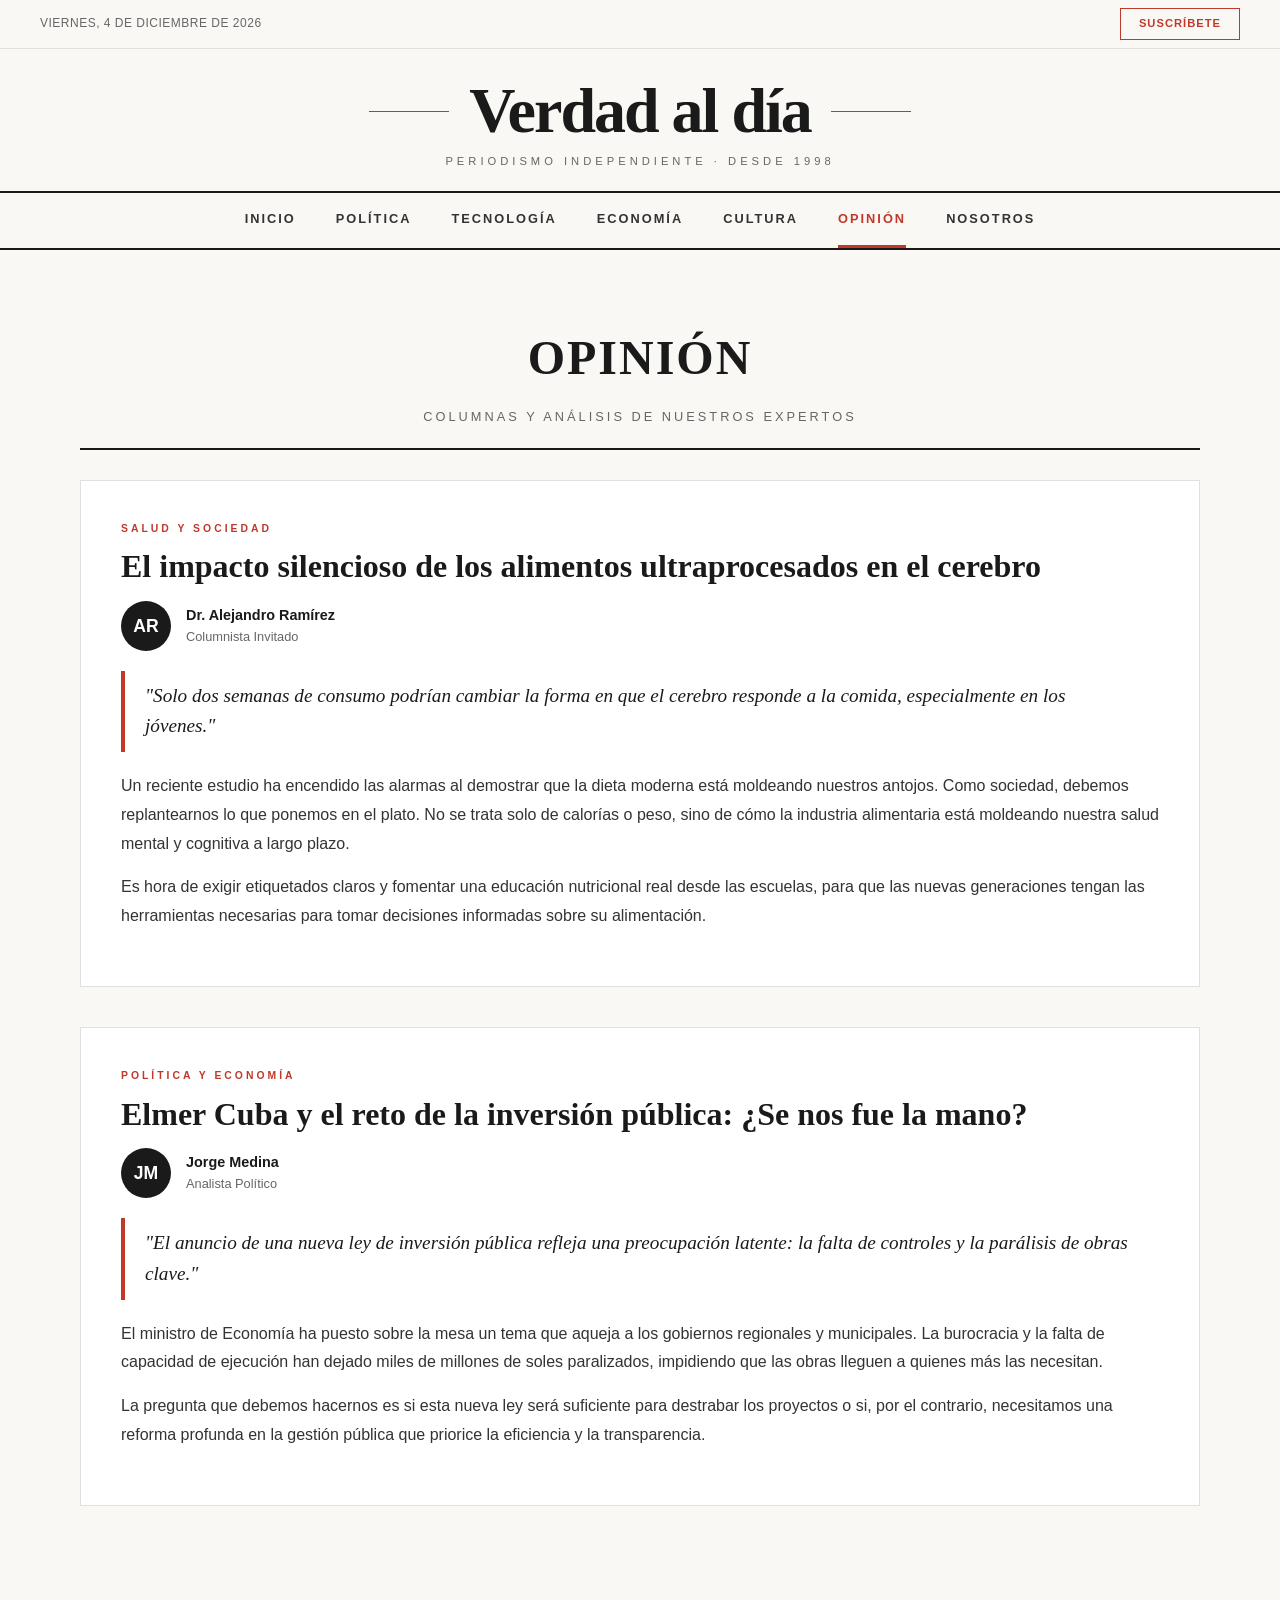
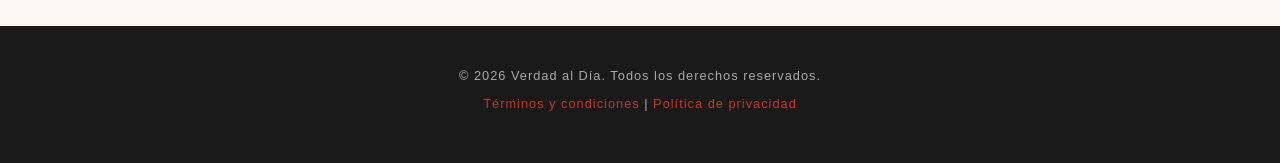
<file: opinion.html>
<!DOCTYPE html>
<html lang="es">
<head>
    <meta charset="UTF-8">
    <meta name="viewport" content="width=device-width, initial-scale=1.0">
    <title>Opinión - Verdad al Día</title>
    <link rel="stylesheet" href="css/styles.css">
</head>
<body>

    <div class="top-bar">
        <span class="fecha" id="fecha-hoy">Cargando fecha...</span>
        <a href="#" class="btn-suscribete">Suscríbete</a>
    </div>

    <header class="header">
        <a href="index.html" class="logo">Verdad al día</a>
        <p class="slogan">Periodismo independiente · Desde 1998</p>
    </header>

    <nav class="nav-principal">
        <ul>
            <li><a href="index.html">Inicio</a></li>
            <li><a href="politica.html">Política</a></li>
            <li><a href="tecnologia.html">Tecnología</a></li>
            <li><a href="economia.html">Economía</a></li>
            <li><a href="cultura.html">Cultura</a></li>
            <li><a href="opinion.html" class="activo">Opinión</a></li>
            <li><a href="nosotros.html">Nosotros</a></li>
        </ul>
    </nav>

    <div class="container">
        <div class="page-header">
            <h1>Opinión</h1>
            <p>Columnas y análisis de nuestros expertos</p>
        </div>

        <!-- Columna 1 -->
        <article class="articulo">
            <div class="columna-etiqueta">Salud y Sociedad</div>
            <h2>El impacto silencioso de los alimentos ultraprocesados en el cerebro</h2>
            
            <div class="columna-autor">
                <div class="columna-avatar">AR</div>
                <div>
                    <div class="nombre">Dr. Alejandro Ramírez</div>
                    <div class="cargo">Columnista Invitado</div>
                </div>
            </div>

            <div class="opinion-cita">
                "Solo dos semanas de consumo podrían cambiar la forma en que el cerebro responde a la comida, especialmente en los jóvenes."
            </div>
            
            <p>Un reciente estudio ha encendido las alarmas al demostrar que la dieta moderna está moldeando nuestros antojos. Como sociedad, debemos replantearnos lo que ponemos en el plato. No se trata solo de calorías o peso, sino de cómo la industria alimentaria está moldeando nuestra salud mental y cognitiva a largo plazo.</p>
            <p>Es hora de exigir etiquetados claros y fomentar una educación nutricional real desde las escuelas, para que las nuevas generaciones tengan las herramientas necesarias para tomar decisiones informadas sobre su alimentación.</p>
        </article>

        <!-- Columna 2 -->
        <article class="articulo">
            <div class="columna-etiqueta">Política y Economía</div>
            <h2>Elmer Cuba y el reto de la inversión pública: ¿Se nos fue la mano?</h2>
            
            <div class="columna-autor">
                <div class="columna-avatar">JM</div>
                <div>
                    <div class="nombre">Jorge Medina</div>
                    <div class="cargo">Analista Político</div>
                </div>
            </div>

            <div class="opinion-cita">
                "El anuncio de una nueva ley de inversión pública refleja una preocupación latente: la falta de controles y la parálisis de obras clave."
            </div>
            
            <p>El ministro de Economía ha puesto sobre la mesa un tema que aqueja a los gobiernos regionales y municipales. La burocracia y la falta de capacidad de ejecución han dejado miles de millones de soles paralizados, impidiendo que las obras lleguen a quienes más las necesitan.</p>
            <p>La pregunta que debemos hacernos es si esta nueva ley será suficiente para destrabar los proyectos o si, por el contrario, necesitamos una reforma profunda en la gestión pública que priorice la eficiencia y la transparencia.</p>
        </article>
    </div>

    <div id="modalSuscripcion" class="modal">
        <div class="modal-contenido">
            <span class="cerrar-modal" id="cerrarModal">&times;</span>
            <h2>Suscríbete a Verdad al Día</h2>
            <p>Recibe las noticias más importantes directamente en tu correo.</p>
            <form id="formSuscripcion">
                <input type="text" id="nombreSusc" placeholder="Tu nombre completo" required>
                <input type="email" id="correoSusc" placeholder="Tu correo electrónico" required>
                <button type="submit">Suscribirme ahora</button>
            </form>
        </div>
    </div>

    <footer class="footer">
        <p>&copy; 2026 Verdad al Día. Todos los derechos reservados.</p>
        <p><a href="#">Términos y condiciones</a> | <a href="#">Política de privacidad</a></p>
    </footer>

    <script src="js/script.js"></script>
</body>
</html>
</file>
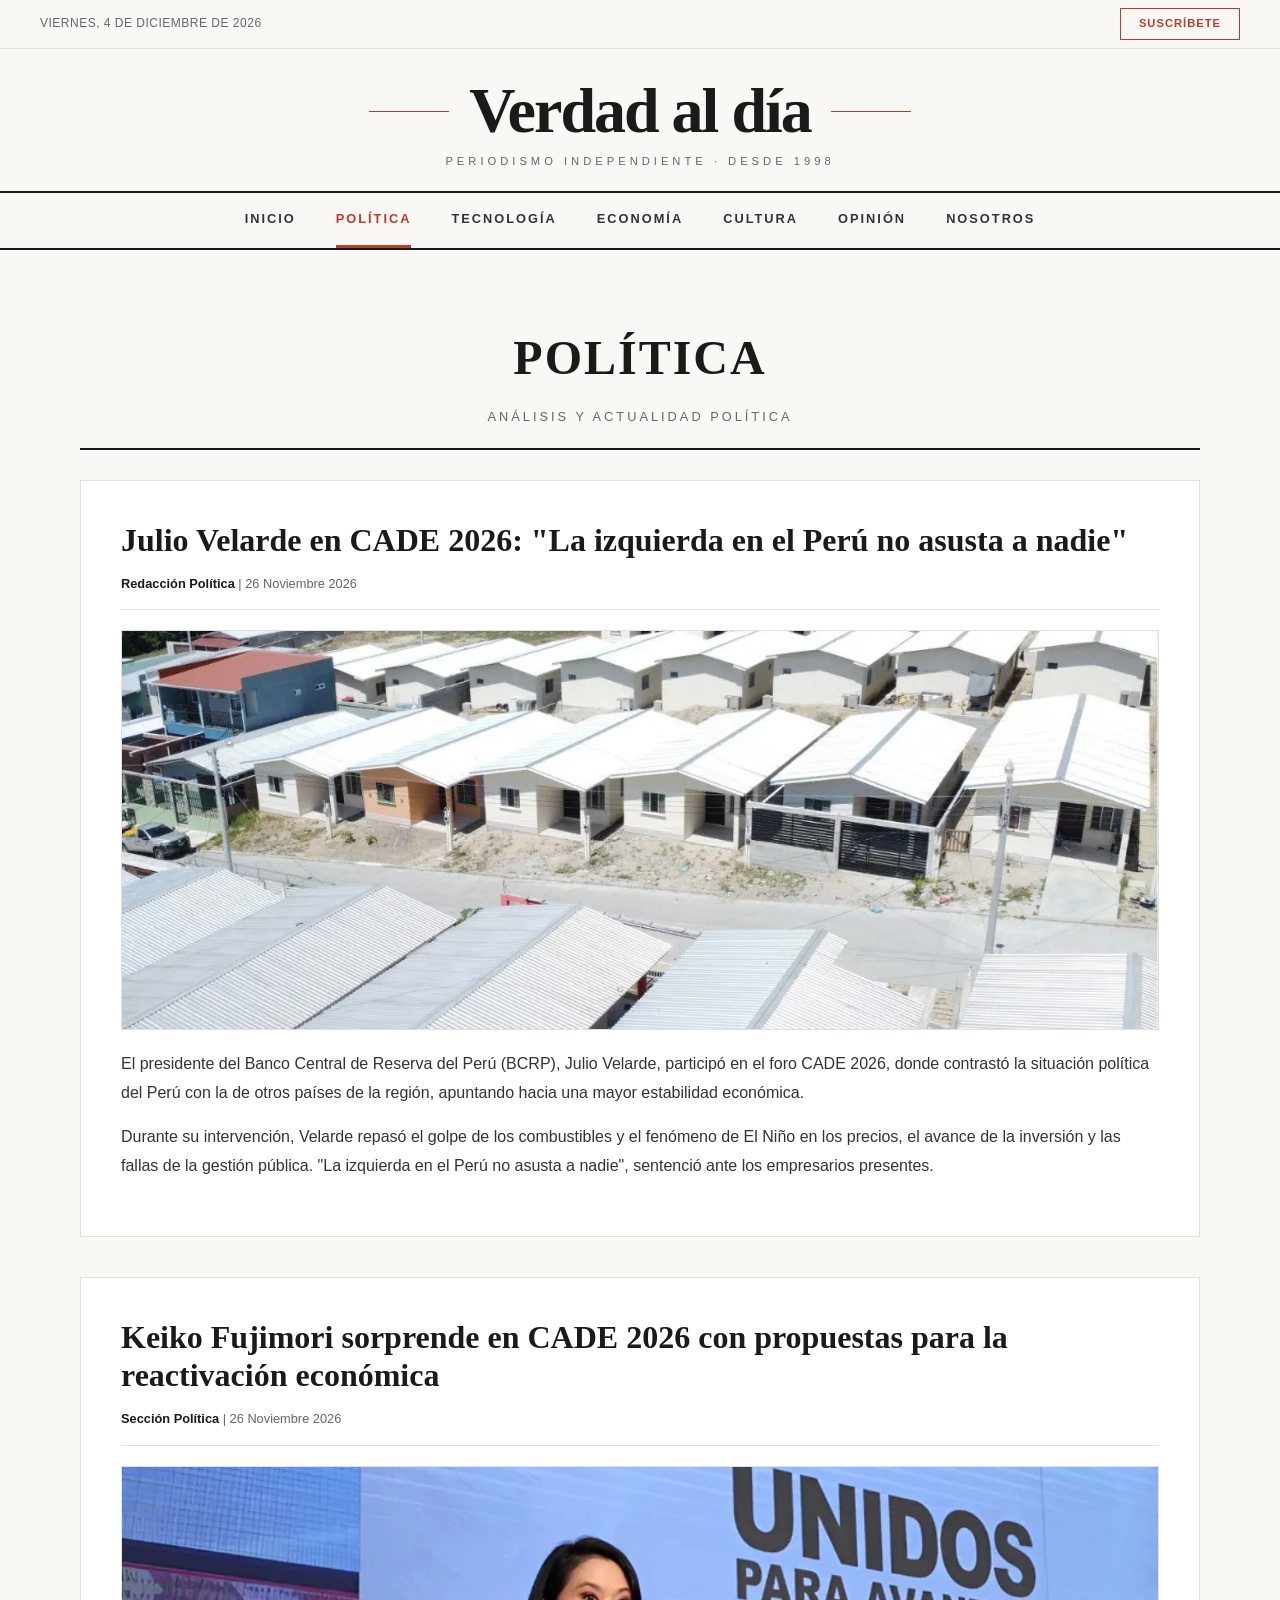
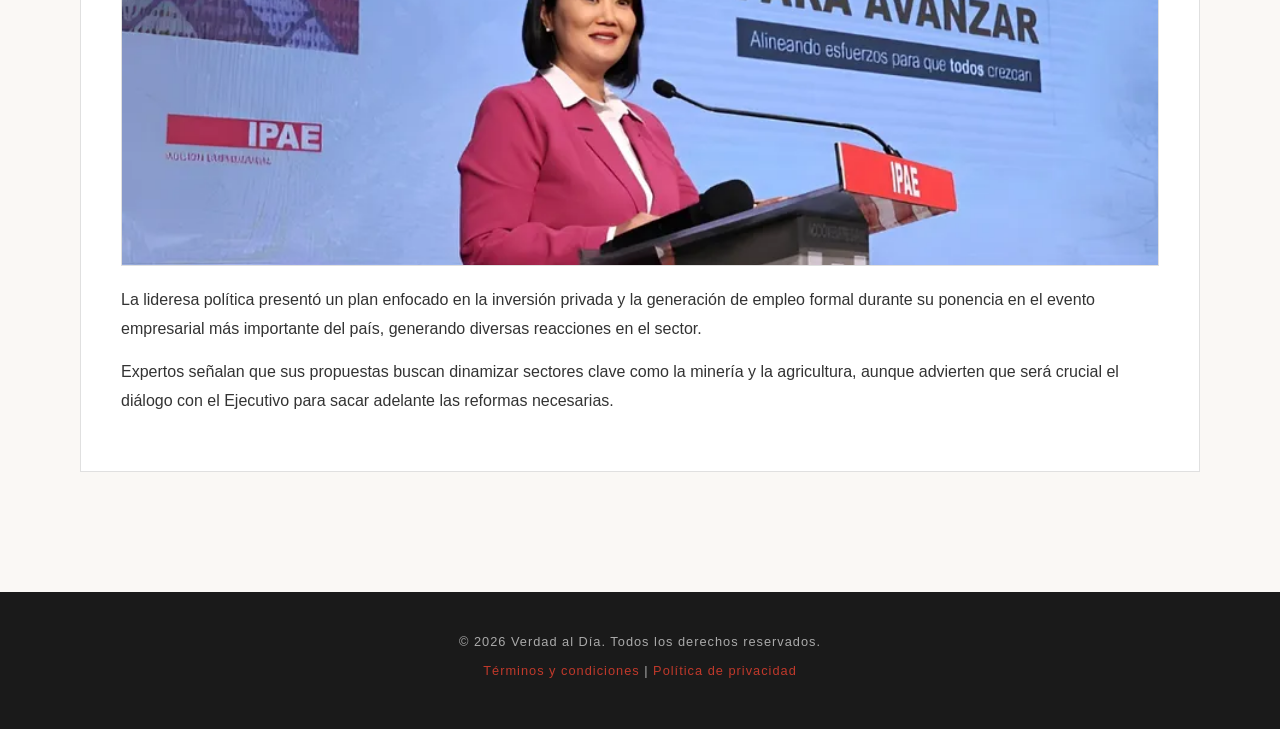
<file: politica.html>
<!DOCTYPE html>
<html lang="es">
<head>
    <meta charset="UTF-8">
    <meta name="viewport" content="width=device-width, initial-scale=1.0">
    <title>Política - Verdad al Día</title>
    <link rel="stylesheet" href="css/styles.css">
</head>
<body>

    <div class="top-bar">
        <span class="fecha" id="fecha-hoy">Cargando fecha...</span>
        <a href="#" class="btn-suscribete">Suscríbete</a>
    </div>

    <header class="header">
        <a href="index.html" class="logo">Verdad al día</a>
        <p class="slogan">Periodismo independiente · Desde 1998</p>
    </header>

    <nav class="nav-principal">
        <ul>
            <li><a href="index.html">Inicio</a></li>
            <li><a href="politica.html" class="activo">Política</a></li>
            <li><a href="tecnologia.html">Tecnología</a></li>
            <li><a href="economia.html">Economía</a></li>
            <li><a href="cultura.html">Cultura</a></li>
            <li><a href="opinion.html">Opinión</a></li>
            <li><a href="nosotros.html">Nosotros</a></li>
        </ul>
    </nav>

    <div class="container">
        <div class="page-header">
            <h1>Política</h1>
            <p>Análisis y actualidad política</p>
        </div>

        <!-- Noticia 1 -->
        <article class="articulo">
            <h2>Julio Velarde en CADE 2026: "La izquierda en el Perú no asusta a nadie"</h2>
            <div class="meta">
                <strong>Redacción Política</strong> | 26 Noviembre 2026
            </div>
            <img src="images/noticia-politica.jpg" alt="Julio Velarde" style="width: 100%; max-height: 400px; object-fit: cover; margin-bottom: 20px; border: 1px solid var(--borde);">
            
            <p>El presidente del Banco Central de Reserva del Perú (BCRP), Julio Velarde, participó en el foro CADE 2026, donde contrastó la situación política del Perú con la de otros países de la región, apuntando hacia una mayor estabilidad económica.</p>
            <p>Durante su intervención, Velarde repasó el golpe de los combustibles y el fenómeno de El Niño en los precios, el avance de la inversión y las fallas de la gestión pública. "La izquierda en el Perú no asusta a nadie", sentenció ante los empresarios presentes.</p>
        </article>

        <!-- Noticia 2 (Nueva) -->
        <article class="articulo">
            <h2>Keiko Fujimori sorprende en CADE 2026 con propuestas para la reactivación económica</h2>
            <div class="meta">
                <strong>Sección Política</strong> | 26 Noviembre 2026
            </div>
            <img src="images/keiko-cade-2026.jpg" alt="Keiko Fujimori" style="width: 100%; max-height: 400px; object-fit: cover; margin-bottom: 20px; border: 1px solid var(--borde);">
            
            <p>La lideresa política presentó un plan enfocado en la inversión privada y la generación de empleo formal durante su ponencia en el evento empresarial más importante del país, generando diversas reacciones en el sector.</p>
            <p>Expertos señalan que sus propuestas buscan dinamizar sectores clave como la minería y la agricultura, aunque advierten que será crucial el diálogo con el Ejecutivo para sacar adelante las reformas necesarias.</p>
        </article>
    </div>

    <div id="modalSuscripcion" class="modal">
        <div class="modal-contenido">
            <span class="cerrar-modal" id="cerrarModal">&times;</span>
            <h2>Suscríbete a Verdad al Día</h2>
            <p>Recibe las noticias más importantes directamente en tu correo.</p>
            <form id="formSuscripcion">
                <input type="text" id="nombreSusc" placeholder="Tu nombre completo" required>
                <input type="email" id="correoSusc" placeholder="Tu correo electrónico" required>
                <button type="submit">Suscribirme ahora</button>
            </form>
        </div>
    </div>

    <footer class="footer">
        <p>&copy; 2026 Verdad al Día. Todos los derechos reservados.</p>
        <p><a href="#">Términos y condiciones</a> | <a href="#">Política de privacidad</a></p>
    </footer>

    <script src="js/script.js"></script>
</body>
</html>
</file>
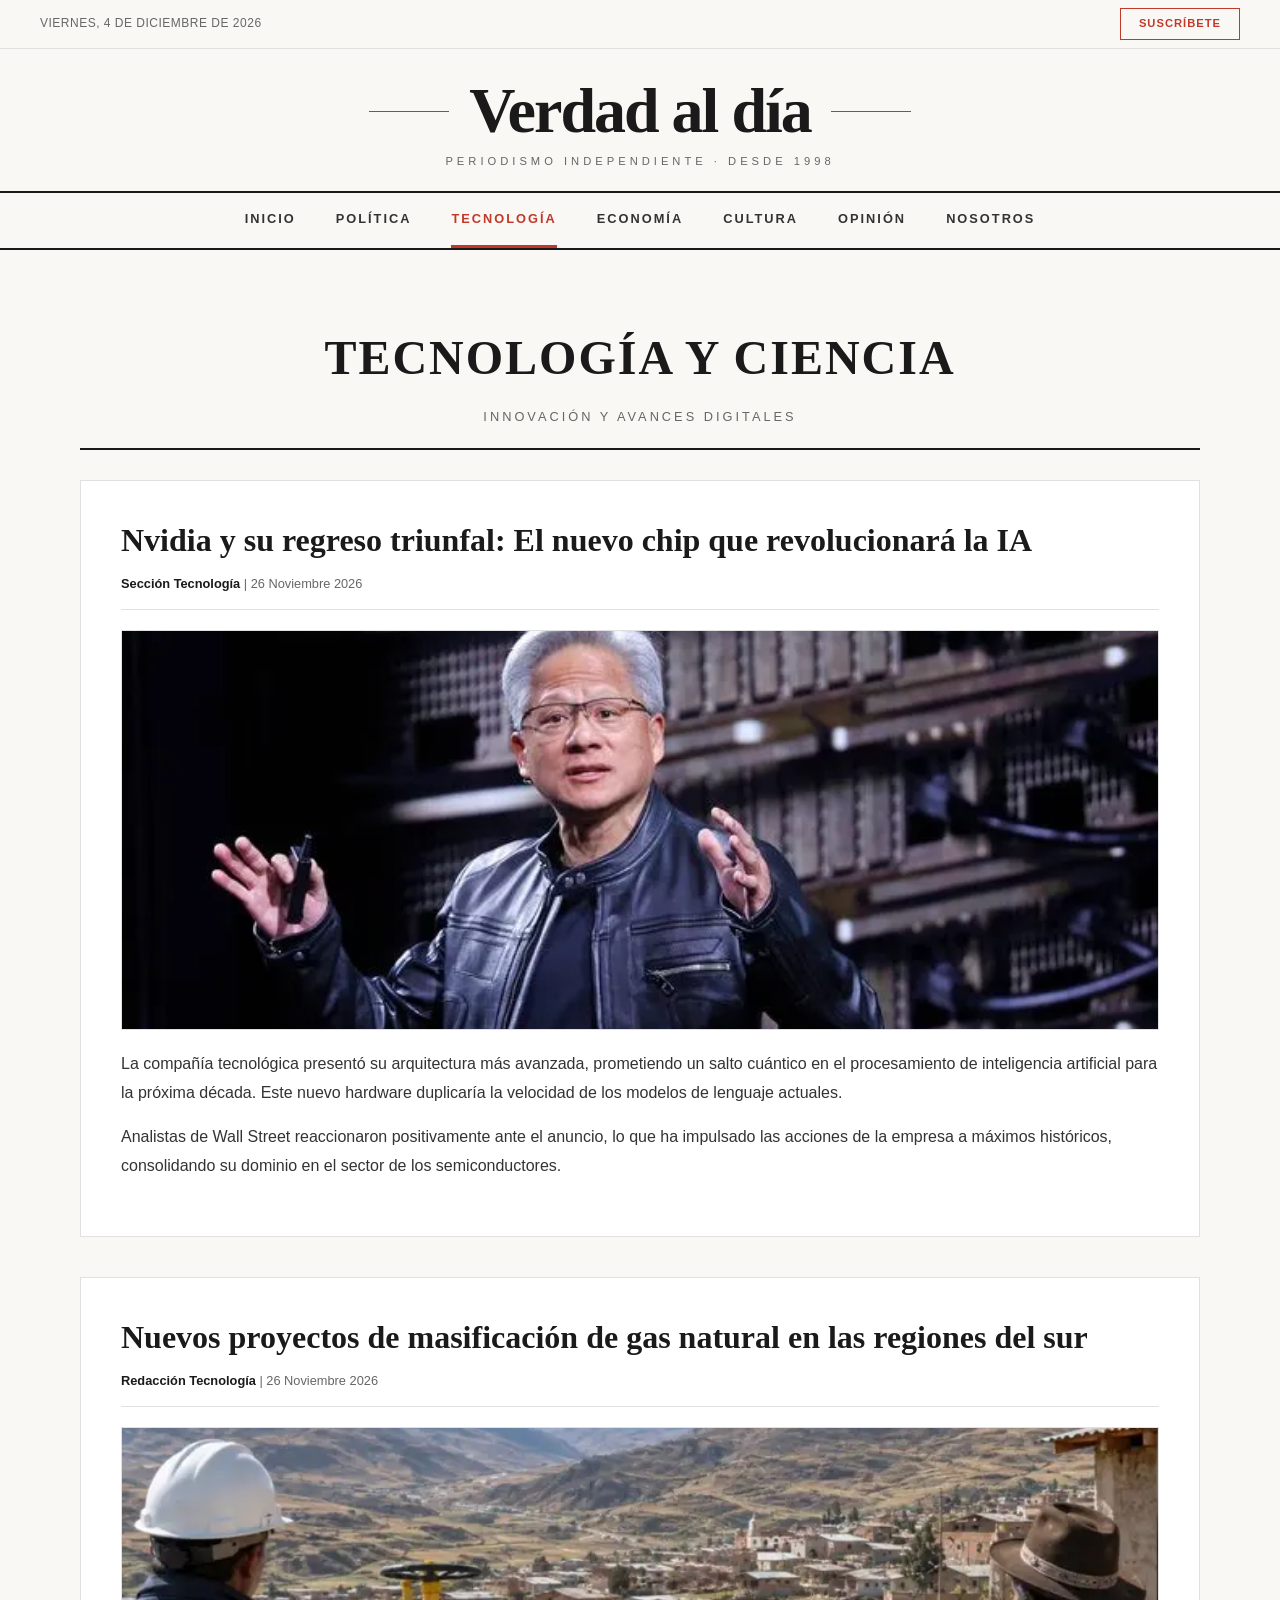
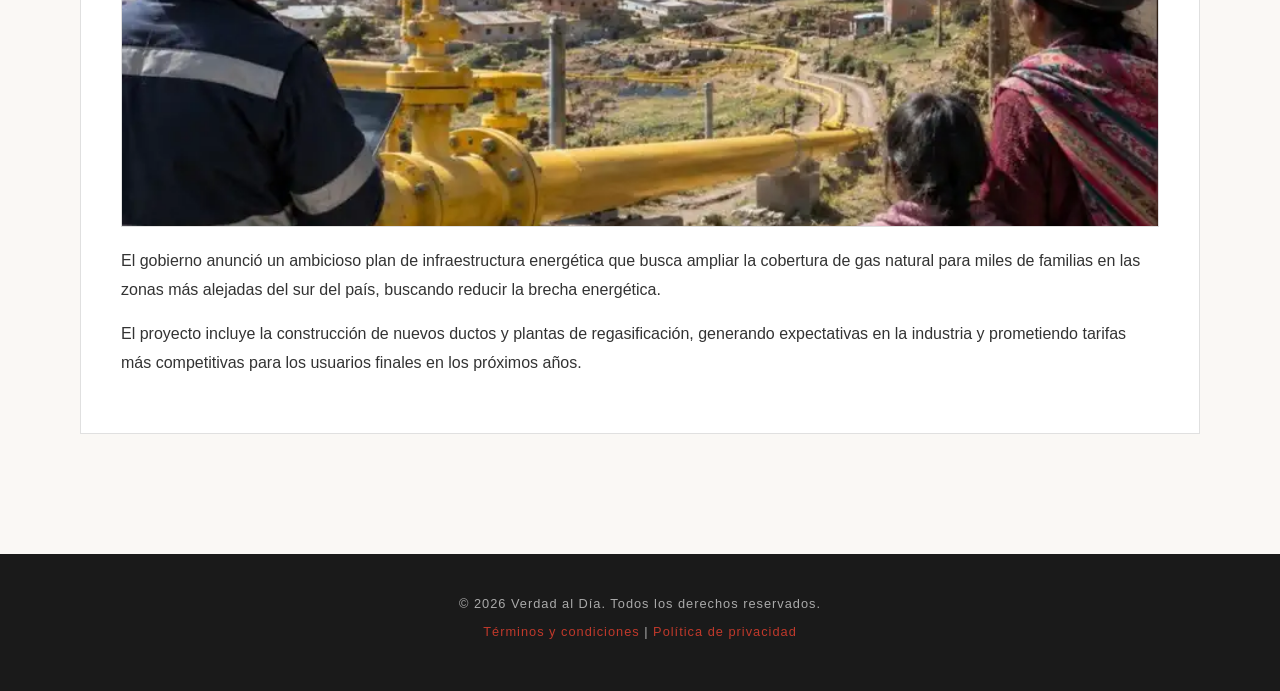
<file: tecnologia.html>
<!DOCTYPE html>
<html lang="es">
<head>
    <meta charset="UTF-8">
    <meta name="viewport" content="width=device-width, initial-scale=1.0">
    <title>Tecnología - Verdad al Día</title>
    <link rel="stylesheet" href="css/styles.css">
</head>
<body>
    <div class="top-bar">
        <span class="fecha" id="fecha-hoy">Cargando fecha...</span>
        <a href="#" class="btn-suscribete">Suscríbete</a>
    </div>
    <header class="header">
        <a href="index.html" class="logo">Verdad al día</a>
        <p class="slogan">Periodismo independiente · Desde 1998</p>
    </header>
    <nav class="nav-principal">
        <ul>
            <li><a href="index.html">Inicio</a></li>
            <li><a href="politica.html">Política</a></li>
            <li><a href="tecnologia.html" class="activo">Tecnología</a></li>
            <li><a href="economia.html">Economía</a></li>
            <li><a href="cultura.html">Cultura</a></li>
            <li><a href="opinion.html">Opinión</a></li>
            <li><a href="nosotros.html">Nosotros</a></li>
        </ul>
    </nav>
    <div class="container">
        <div class="page-header">
            <h1>Tecnología y Ciencia</h1>
            <p>Innovación y avances digitales</p>
        </div>
        <!-- Noticia 1 -->
        <article class="articulo">
            <h2>Nvidia y su regreso triunfal: El nuevo chip que revolucionará la IA</h2>
            <div class="meta">
                <strong>Sección Tecnología</strong> | 26 Noviembre 2026
            </div>
            <img src="images/nvidia-huang-regresa.jpg" alt="Nvidia" style="width: 100%; max-height: 400px; object-fit: cover; margin-bottom: 20px; border: 1px solid var(--borde);">
            
            <p>La compañía tecnológica presentó su arquitectura más avanzada, prometiendo un salto cuántico en el procesamiento de inteligencia artificial para la próxima década. Este nuevo hardware duplicaría la velocidad de los modelos de lenguaje actuales.</p>
            <p>Analistas de Wall Street reaccionaron positivamente ante el anuncio, lo que ha impulsado las acciones de la empresa a máximos históricos, consolidando su dominio en el sector de los semiconductores.</p>
        </article>
        <!-- Noticia 2 -->
        <article class="articulo">
            <h2>Nuevos proyectos de masificación de gas natural en las regiones del sur</h2>
            <div class="meta">
                <strong>Redacción Tecnología</strong> | 26 Noviembre 2026
            </div>
            <img src="images/gas-natural-regiones.jpg" alt="Gas Natural" style="width: 100%; max-height: 400px; object-fit: cover; margin-bottom: 20px; border: 1px solid var(--borde);">
            
            <p>El gobierno anunció un ambicioso plan de infraestructura energética que busca ampliar la cobertura de gas natural para miles de familias en las zonas más alejadas del sur del país, buscando reducir la brecha energética.</p>
            <p>El proyecto incluye la construcción de nuevos ductos y plantas de regasificación, generando expectativas en la industria y prometiendo tarifas más competitivas para los usuarios finales en los próximos años.</p>
        </article>
    </div>
    <div id="modalSuscripcion" class="modal">
        <div class="modal-contenido">
            <span class="cerrar-modal" id="cerrarModal">&times;</span>
            <h2>Suscríbete a Verdad al Día</h2>
            <p>Recibe las noticias más importantes directamente en tu correo.</p>
            <form id="formSuscripcion">
                <input type="text" id="nombreSusc" placeholder="Tu nombre completo" required>
                <input type="email" id="correoSusc" placeholder="Tu correo electrónico" required>
                <button type="submit">Suscribirme ahora</button>
            </form>
        </div>
    </div>
    <footer class="footer">
        <p>&copy; 2026 Verdad al Día. Todos los derechos reservados.</p>
        <p><a href="#">Términos y condiciones</a> | <a href="#">Política de privacidad</a></p>
    </footer>
    <script src="js/script.js"></script>
</body>
</html>
</file>
<file: css/styles.css>
/* ============================================
   VERDAD AL DÍA - ESTILOS GLOBALES
   ============================================ */

* { margin: 0; padding: 0; box-sizing: border-box; }

:root {
    --rojo: #c0392b; 
    --rojo-oscuro: #a93226; 
    --negro: #1a1a1a;
    --gris-oscuro: #333; 
    --gris-medio: #666; 
    --gris-claro: #f5f5f5;
    --beige: #faf8f5; 
    --blanco: #ffffff; 
    --borde: #e0e0e0;
    --fuente-titulo: 'Georgia', 'Times New Roman', serif;
    --fuente-cuerpo: 'Helvetica Neue', Arial, sans-serif;
}

body { font-family: var(--fuente-cuerpo); background-color: var(--beige); color: var(--negro); line-height: 1.6; }
a { text-decoration: none; color: inherit; }
img { max-width: 100%; display: block; }

/* ---------- TOP BAR ---------- */
.top-bar { background-color: var(--beige); border-bottom: 1px solid var(--borde); padding: 8px 40px; display: flex; justify-content: space-between; align-items: center; font-size: 0.75rem; color: var(--gris-medio); letter-spacing: 0.5px; }
.top-bar .fecha { text-transform: uppercase; }
.btn-suscribete { border: 1px solid var(--rojo); color: var(--rojo); padding: 6px 18px; font-size: 0.7rem; font-weight: bold; text-transform: uppercase; letter-spacing: 1px; transition: all 0.3s ease; cursor: pointer; }
.btn-suscribete:hover { background-color: var(--rojo); color: var(--blanco); }

/* ---------- HEADER ---------- */
.header { text-align: center; padding: 30px 40px 20px; background-color: var(--beige); }
.logo { font-family: var(--fuente-titulo); font-size: 4rem; font-weight: bold; color: var(--negro); letter-spacing: -2px; line-height: 1; position: relative; display: inline-block; padding: 0 40px; }
.logo::before, .logo::after { content: ''; position: absolute; top: 50%; width: 80px; height: 1px; background-color: var(--rojo); }
.logo::before { left: -60px; } .logo::after { right: -60px; }
.slogan { font-size: 0.7rem; letter-spacing: 4px; color: var(--gris-medio); text-transform: uppercase; margin-top: 10px; }

/* ---------- NAVEGACIÓN ---------- */
.nav-principal { background-color: var(--beige); border-top: 2px solid var(--negro); border-bottom: 2px solid var(--negro); padding: 0 40px; position: sticky; top: 0; z-index: 100; }
.nav-principal ul { list-style: none; display: flex; justify-content: center; gap: 40px; }
.nav-principal a { display: block; padding: 16px 0; font-size: 0.8rem; font-weight: bold; letter-spacing: 2px; text-transform: uppercase; color: var(--gris-oscuro); border-bottom: 3px solid transparent; transition: all 0.3s ease; }
.nav-principal a:hover, .nav-principal a.activo { color: var(--rojo); border-bottom-color: var(--rojo); }

/* ---------- CONTENEDOR Y PÁGINAS SECUNDARIAS ---------- */
.container { max-width: 1200px; margin: 0 auto; padding: 30px 40px; }
.page-header { text-align: center; padding: 40px 20px 20px; border-bottom: 2px solid var(--negro); margin-bottom: 30px; }
.page-header h1 { font-family: var(--fuente-titulo); font-size: 3rem; color: var(--negro); text-transform: uppercase; letter-spacing: 2px; }
.page-header p { font-size: 0.8rem; letter-spacing: 3px; color: var(--gris-medio); text-transform: uppercase; margin-top: 10px; }
.articulo { background-color: var(--blanco); border: 1px solid var(--borde); padding: 40px; margin-bottom: 30px; }
.articulo h2 { font-family: var(--fuente-titulo); font-size: 2rem; line-height: 1.2; color: var(--negro); margin-bottom: 15px; }
.articulo .meta { font-size: 0.8rem; color: var(--gris-medio); border-bottom: 1px solid var(--borde); padding-bottom: 15px; margin-bottom: 20px; }
.articulo .meta strong { color: var(--negro); }
.articulo p { font-size: 1rem; line-height: 1.8; color: var(--gris-oscuro); margin-bottom: 15px; }
/* Separación entre varias noticias en una misma página */
.articulo + .articulo { margin-top: 40px; padding-top: 40px; border-top: 1px solid var(--borde); }

/* ---------- OPINIÓN ---------- */
.columna-etiqueta { font-size: 0.65rem; font-weight: bold; letter-spacing: 3px; color: var(--rojo); text-transform: uppercase; margin-bottom: 10px; }
.columna-autor { display: flex; align-items: center; gap: 15px; margin: 15px 0 20px; }
.columna-avatar { width: 50px; height: 50px; border-radius: 50%; background-color: var(--negro); color: var(--blanco); display: flex; align-items: center; justify-content: center; font-weight: bold; font-size: 1.1rem; flex-shrink: 0; }
.columna-autor .nombre { font-weight: bold; font-size: 0.9rem; }
.columna-autor .cargo { font-size: 0.8rem; color: var(--gris-medio); }
.opinion-cita { border-left: 4px solid var(--rojo); padding: 10px 20px; margin: 20px 0; font-family: var(--fuente-titulo); font-size: 1.2rem; font-style: italic; color: var(--negro); }

/* ---------- PÁGINA NOSOTROS ---------- */
.nosotros-grid { display: grid; grid-template-columns: 1fr 1fr; gap: 30px; margin-bottom: 20px; }
.nosotros-card { background-color: var(--blanco); border: 1px solid var(--borde); border-top: 4px solid var(--rojo); padding: 30px; }
.nosotros-card h2 { font-family: var(--fuente-titulo); font-size: 1.5rem; margin-bottom: 15px; }

/* ---------- MODAL DE SUSCRIPCIÓN ---------- */
.modal { display: none; position: fixed; z-index: 1000; left: 0; top: 0; width: 100%; height: 100%; background-color: rgba(0,0,0,0.6); }
.modal-contenido { background-color: var(--blanco); margin: 8% auto; padding: 40px; border: 1px solid var(--borde); width: 90%; max-width: 450px; position: relative; text-align: center; border-top: 5px solid var(--rojo); }
.cerrar-modal { position: absolute; top: 10px; right: 20px; font-size: 28px; font-weight: bold; cursor: pointer; color: var(--gris-oscuro); }
.cerrar-modal:hover { color: var(--rojo); }
.modal-contenido form { display: flex; flex-direction: column; gap: 15px; margin-top: 20px; }
.modal-contenido input { padding: 12px; border: 1px solid var(--borde); font-family: var(--fuente-cuerpo); font-size: 0.9rem; }
.modal-contenido button { padding: 12px; background-color: var(--rojo); color: var(--blanco); border: none; font-weight: bold; cursor: pointer; text-transform: uppercase; letter-spacing: 1px; transition: background 0.3s; }
.modal-contenido button:hover { background-color: var(--rojo-oscuro); }
.error-msg { color: var(--rojo); font-size: 0.8rem; display: none; text-align: left; margin-top: -10px; }

/* ---------- FOOTER ---------- */
.footer { background-color: var(--negro); color: var(--blanco); padding: 40px; text-align: center; margin-top: 60px; }
.footer p { font-size: 0.8rem; color: #aaa; margin-bottom: 8px; letter-spacing: 1px; }
.footer a { color: var(--rojo); }
.footer a:hover { text-decoration: underline; }

/* ---------- UTILIDAD Y RESPONSIVE GLOBAL ---------- */
.oculto { display: none !important; }

@media (max-width: 900px) {
    .logo { font-size: 2.5rem; padding: 0 20px; }
    .logo::before, .logo::after { width: 40px; }
    .logo::before { left: -30px; } .logo::after { right: -30px; }
    .nav-principal ul { flex-wrap: wrap; gap: 20px; }
    .container { padding: 20px; }
    .top-bar { padding: 8px 20px; font-size: 0.65rem; }
    .nosotros-grid { grid-template-columns: 1fr; }
}
</file>
<file: css/index.css>
/* ============================================
   ESTILOS EXCLUSIVOS DE LA PÁGINA DE INICIO
   ============================================ */

/* ---------- SECCIÓN DE NOTICIAS (TARJETAS) ---------- */
.seccion-titulo { font-family: var(--fuente-titulo); font-size: 1.5rem; font-weight: bold; color: var(--negro); margin: 40px 0 25px; padding-bottom: 10px; border-bottom: 2px solid var(--negro); text-transform: uppercase; letter-spacing: 1px; }
.grid-noticias { display: grid; grid-template-columns: repeat(3, 1fr); gap: 30px; margin-bottom: 40px; }
.card-noticia { background-color: var(--blanco); border: 1px solid var(--borde); overflow: hidden; transition: transform 0.3s ease, box-shadow 0.3s ease; display: block; }
.card-noticia:hover { transform: translateY(-5px); box-shadow: 0 10px 25px rgba(0, 0, 0, 0.1); }
.card-imagen { height: 180px; background-size: cover; background-position: center; background-color: var(--gris-claro); }
.card-contenido { padding: 20px; }
.card-categoria { font-size: 0.65rem; font-weight: bold; letter-spacing: 2px; color: var(--rojo); text-transform: uppercase; margin-bottom: 10px; }
.card-titulo { font-family: var(--fuente-titulo); font-size: 1.1rem; line-height: 1.3; color: var(--negro); margin-bottom: 10px; font-weight: bold; }
.card-resumen { font-size: 0.85rem; color: var(--gris-medio); line-height: 1.6; margin-bottom: 15px; }
.card-fecha { font-size: 0.7rem; color: var(--gris-medio); letter-spacing: 1px; text-transform: uppercase; }

/* ---------- CARRUSEL DE NOTICIAS (HERO) ---------- */
.carousel-wrapper { position: relative; margin-bottom: 40px; }

.hero { 
    display: none; /* Ocultos por defecto, el JS mostrará el activo */
    grid-template-columns: 1.3fr 1fr; 
    gap: 0; 
    background-color: var(--blanco); 
    border: 1px solid var(--borde); 
    overflow: hidden;
    position: relative;
    transition: opacity 0.5s ease;
}

.hero.activo { 
    display: grid; 
    animation: fadeIn 0.5s ease-in-out;
}

@keyframes fadeIn {
    from { opacity: 0; }
    to { opacity: 1; }
}

.hero-imagen { position: relative; min-height: 450px; background-size: cover; background-position: center; }
.badge-exclusiva { position: absolute; top: 20px; left: 20px; background-color: var(--rojo); color: var(--blanco); padding: 6px 16px; font-size: 0.7rem; font-weight: bold; letter-spacing: 2px; text-transform: uppercase; }
.hero-contenido { padding: 40px; display: flex; flex-direction: column; justify-content: center; }
.etiqueta-seccion { font-size: 0.7rem; letter-spacing: 3px; color: var(--gris-medio); text-transform: uppercase; margin-bottom: 20px; display: flex; align-items: center; gap: 10px; }
.etiqueta-seccion::before, .etiqueta-seccion::after { content: ''; flex: 1; height: 1px; background-color: var(--borde); }
.hero-titulo { font-family: var(--fuente-titulo); font-size: 2.2rem; line-height: 1.2; color: var(--negro); margin-bottom: 20px; font-weight: bold; }
.hero-resumen { font-size: 0.95rem; color: var(--gris-oscuro); line-height: 1.7; margin-bottom: 25px; }
.hero-autor { border-top: 1px solid var(--borde); padding-top: 20px; margin-bottom: 25px; }
.hero-autor .nombre { font-weight: bold; font-size: 0.9rem; color: var(--negro); }
.hero-autor .cargo { font-size: 0.8rem; color: var(--gris-medio); }
.btn-leer-mas { display: inline-block; background-color: var(--rojo); color: var(--blanco); padding: 12px 28px; font-size: 0.75rem; font-weight: bold; letter-spacing: 2px; text-transform: uppercase; align-self: flex-start; transition: background-color 0.3s ease; }
.btn-leer-mas:hover { background-color: var(--rojo-oscuro); }

/* --- Controles del Carrusel (Flechas, Puntos y Barra) --- */
.carousel-btn, .hero-flecha { position: absolute; top: 50%; transform: translateY(-50%); background-color: rgba(0, 0, 0, 0.5); color: white; border: none; font-size: 1.2rem; width: 44px; height: 44px; cursor: pointer; z-index: 10; transition: background-color 0.3s; display: flex; align-items: center; justify-content: center; }
.carousel-btn:hover, .hero-flecha:hover { background-color: var(--rojo); }
.btn-prev, .hero-prev { left: 0; }
.btn-next, .hero-next { right: 0; }

.hero-puntos { position: absolute; bottom: 20px; left: 50%; transform: translateX(-50%); display: flex; gap: 10px; z-index: 10; }
.hero-punto { width: 12px; height: 12px; border-radius: 50%; border: 2px solid #fff; background: transparent; padding: 0; cursor: pointer; transition: background-color 0.3s ease, transform 0.3s ease; }
.hero-punto:hover { transform: scale(1.2); }
.hero-punto.activo { background-color: var(--rojo); border-color: var(--rojo); }

.hero-barra { position: absolute; bottom: 0; left: 0; width: 100%; height: 4px; background-color: rgba(0, 0, 0, 0.1); z-index: 10; }
.hero-barra span { display: block; height: 100%; width: 0; background-color: var(--rojo); }
.hero-barra span.correr { animation: llenarBarra 6s linear forwards; }
.hero:hover .hero-barra span { animation-play-state: paused; }
@keyframes llenarBarra { from { width: 0; } to { width: 100%; } }

/* ---------- SECCIÓN QUIÉNES SOMOS (INICIO) ---------- */
.quienes-somos-section { margin-top: 60px; margin-bottom: 60px; padding: 50px; background-color: var(--blanco); border: 1px solid var(--borde); border-top: 5px solid var(--rojo); text-align: center; }
.quienes-somos-section h2 { font-family: var(--fuente-titulo); font-size: 2.5rem; color: var(--negro); margin-bottom: 10px; text-transform: uppercase; letter-spacing: 2px; }
.quienes-somos-section p.descripcion { font-size: 1rem; color: var(--gris-medio); margin-bottom: 40px; max-width: 800px; margin-left: auto; margin-right: auto; line-height: 1.8; }
.qs-grid { display: grid; grid-template-columns: repeat(3, 1fr); gap: 30px; text-align: left; }
.qs-card { background-color: var(--beige); padding: 30px; border: 1px solid var(--borde); }
.qs-card h3 { font-family: var(--fuente-titulo); font-size: 1.4rem; color: var(--rojo); margin-bottom: 15px; text-transform: uppercase; }
.qs-card p { font-size: 0.95rem; line-height: 1.7; color: var(--gris-oscuro); }
.qs-card p strong { font-size: 1rem; color: var(--negro); display: block; margin-top: 10px; }

/* ---------- RESPONSIVE DEL INICIO ---------- */
@media (max-width: 900px) {
    .hero { grid-template-columns: 1fr; }
    .grid-noticias { grid-template-columns: 1fr; }
    .carousel-btn, .hero-flecha { top: 30%; }
    .qs-grid { grid-template-columns: 1fr; }
}
</file>
<file: css/login.css>
/* ============================================
   ESTILOS EXCLUSIVOS DEL LOGIN
   ============================================ */
.login-container { 
    max-width: 400px; 
    margin: 80px auto; 
    background: var(--blanco); 
    padding: 40px; 
    border: 1px solid var(--borde); 
    border-top: 5px solid var(--rojo); 
    text-align: center; 
}
</file>
